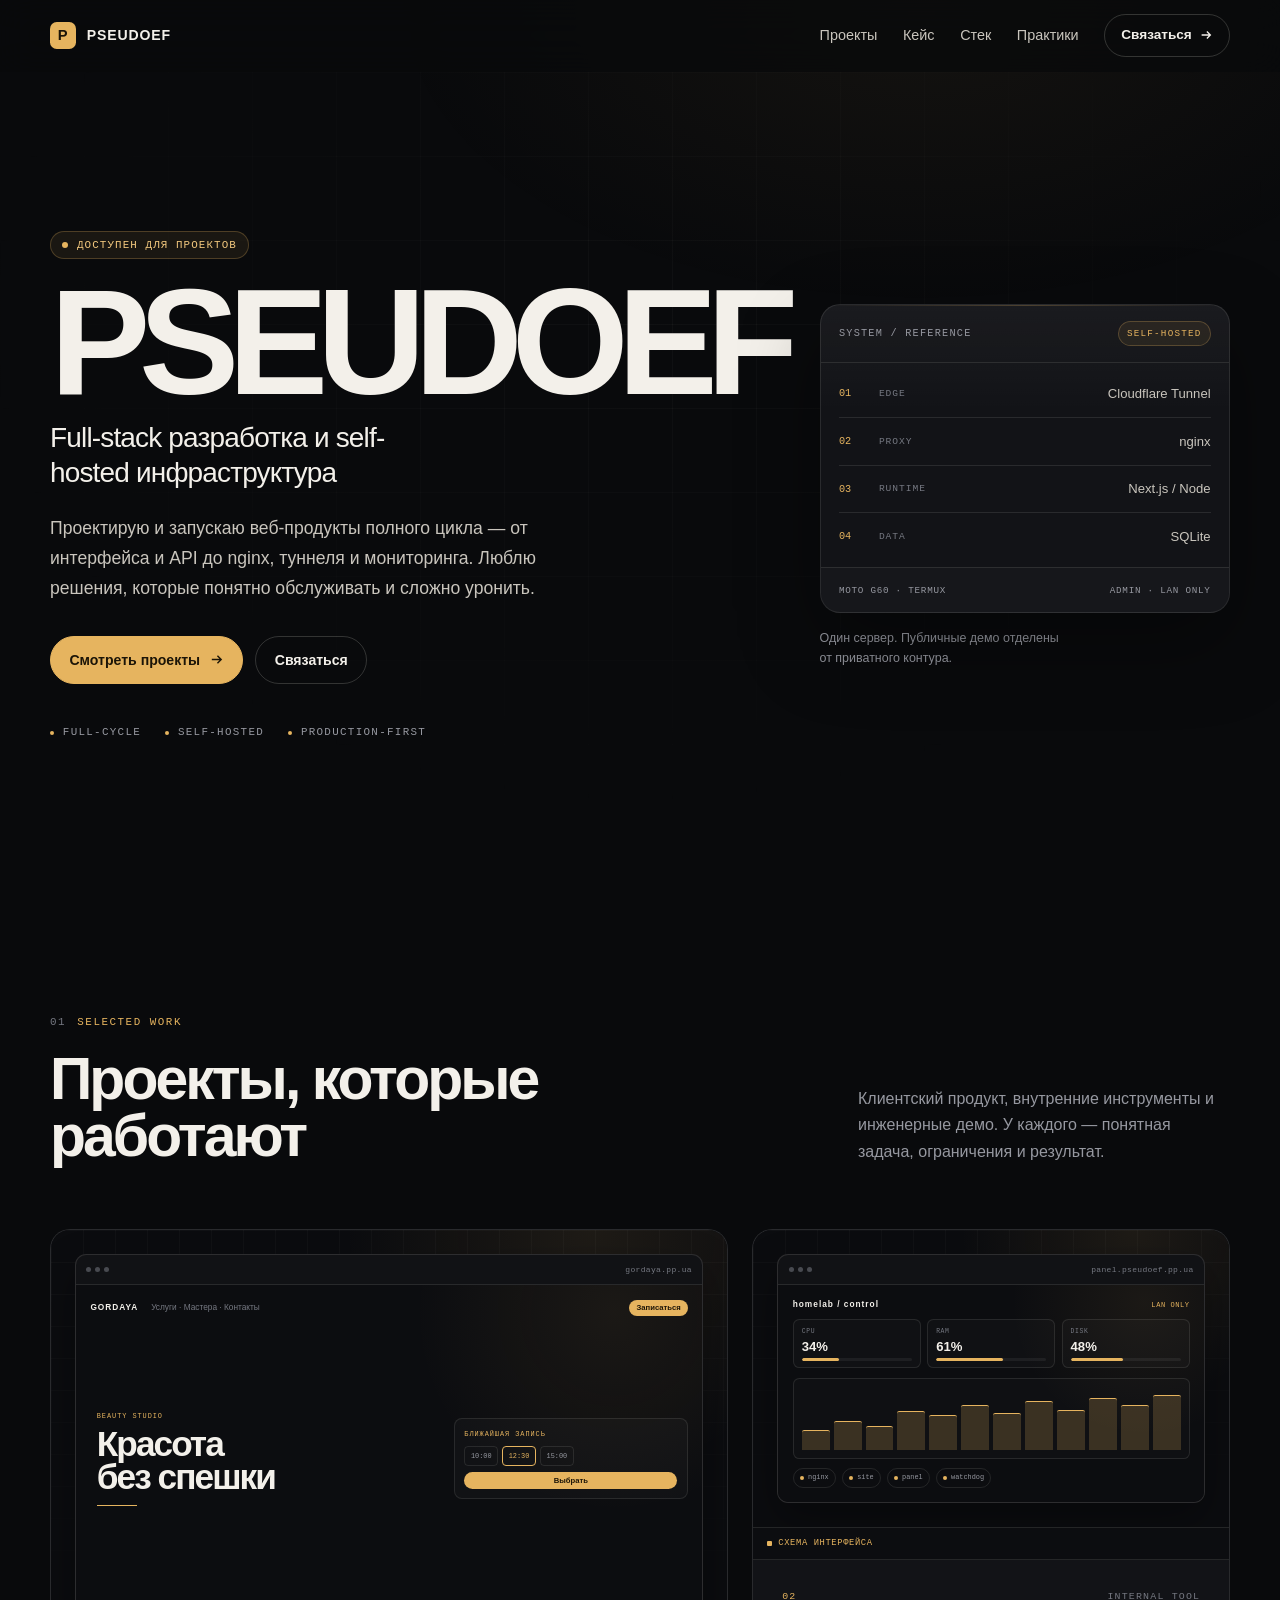
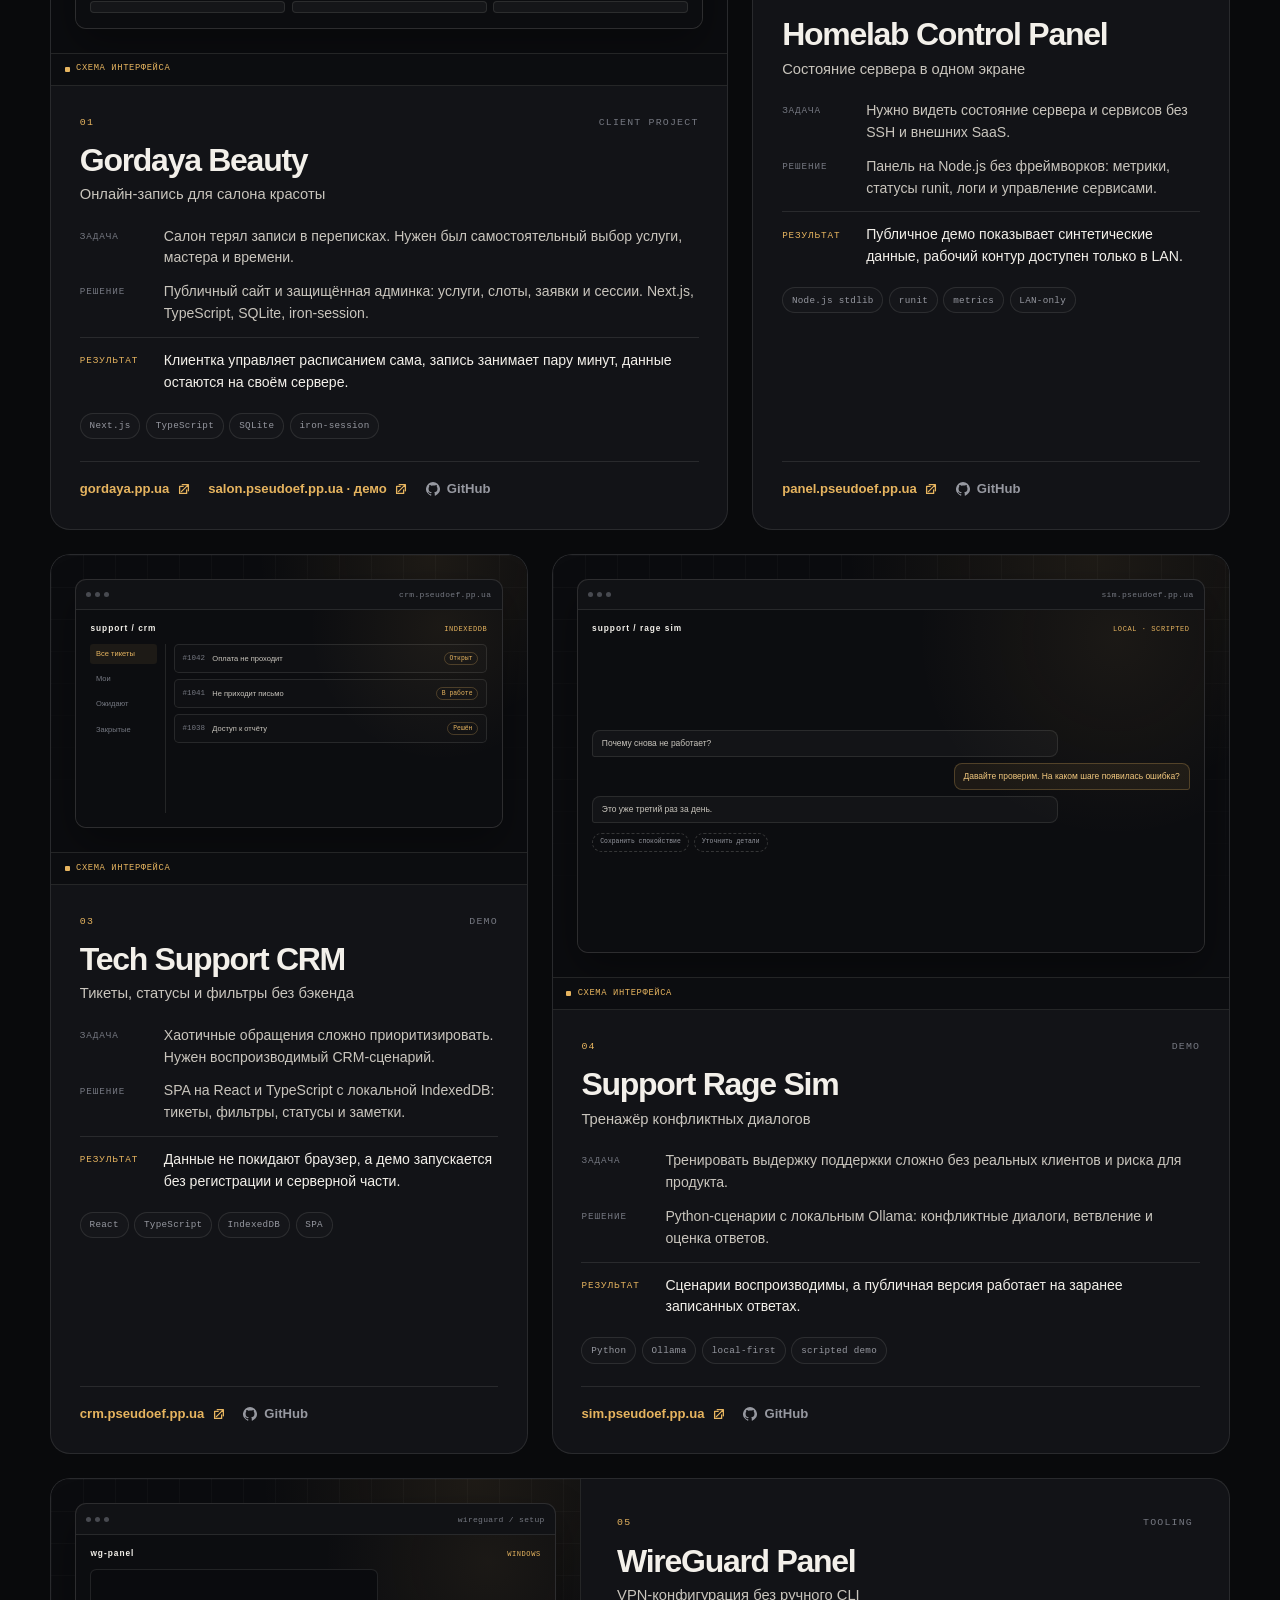
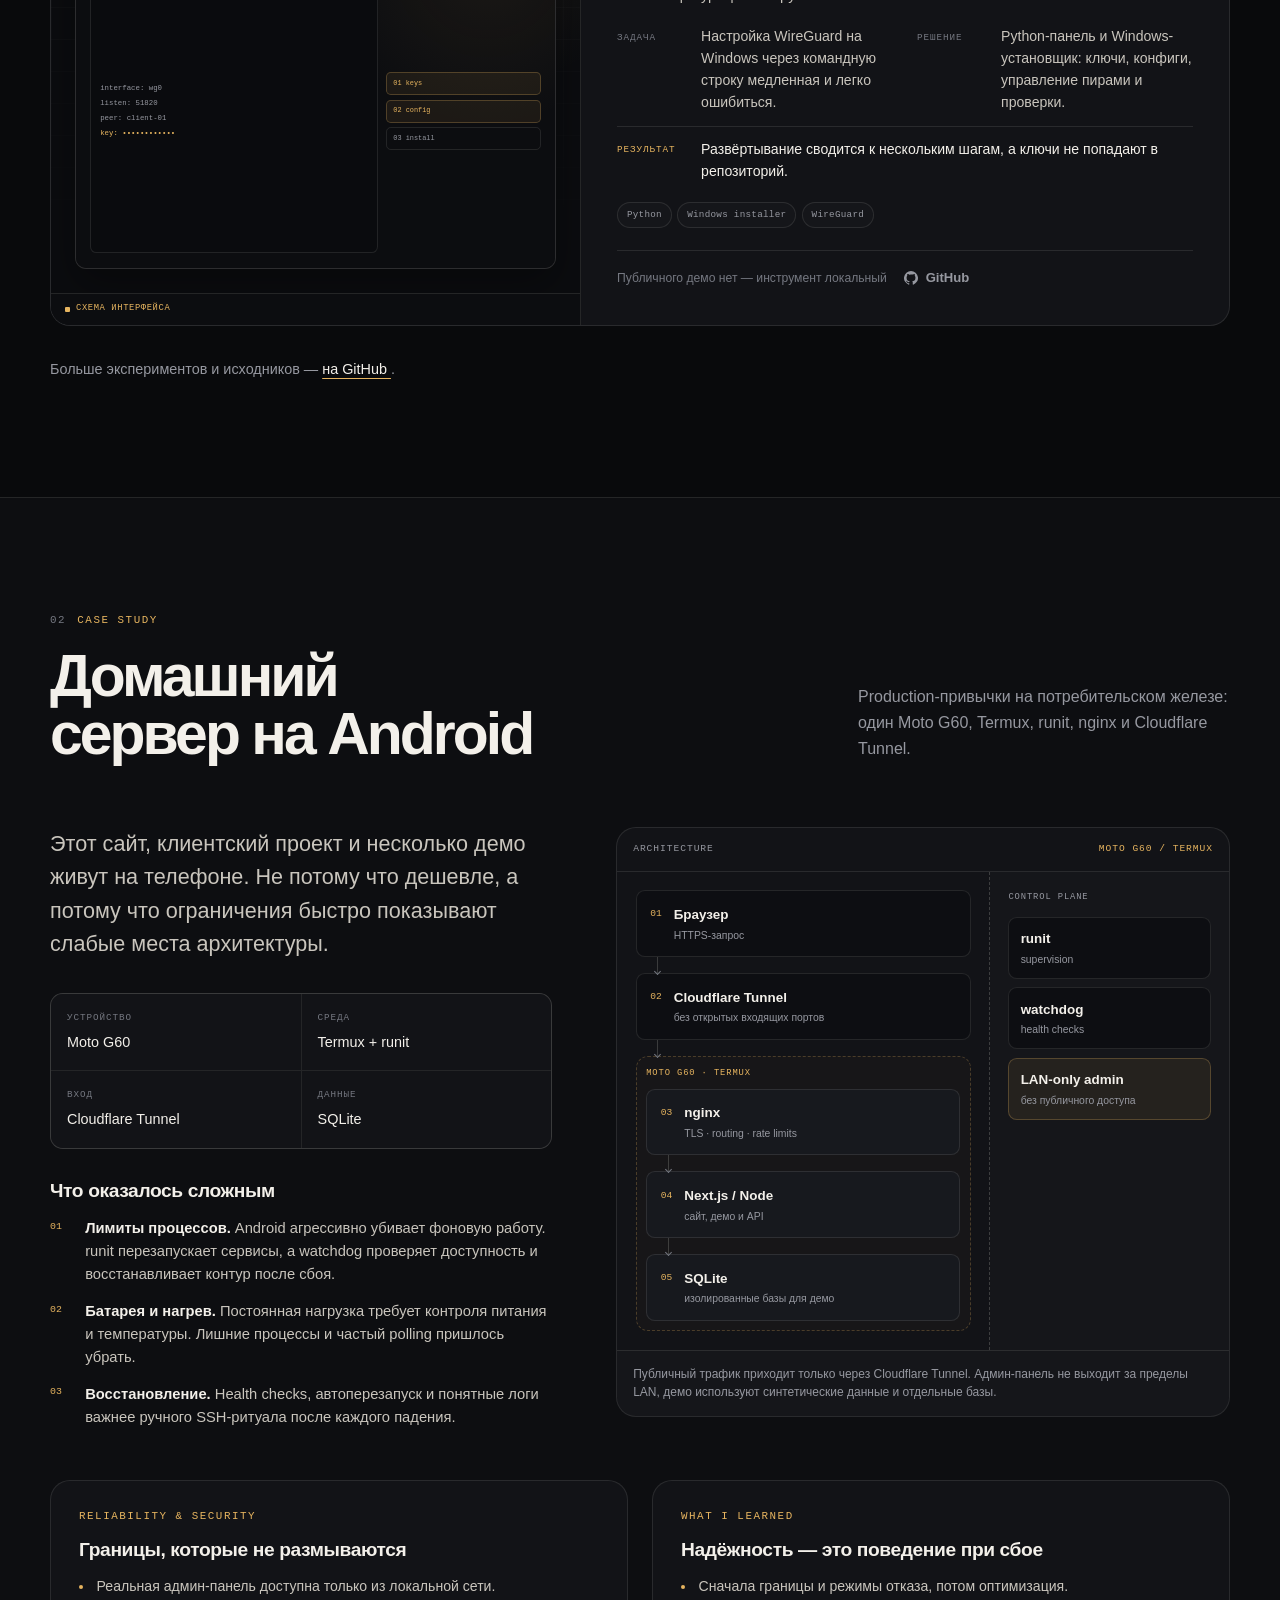
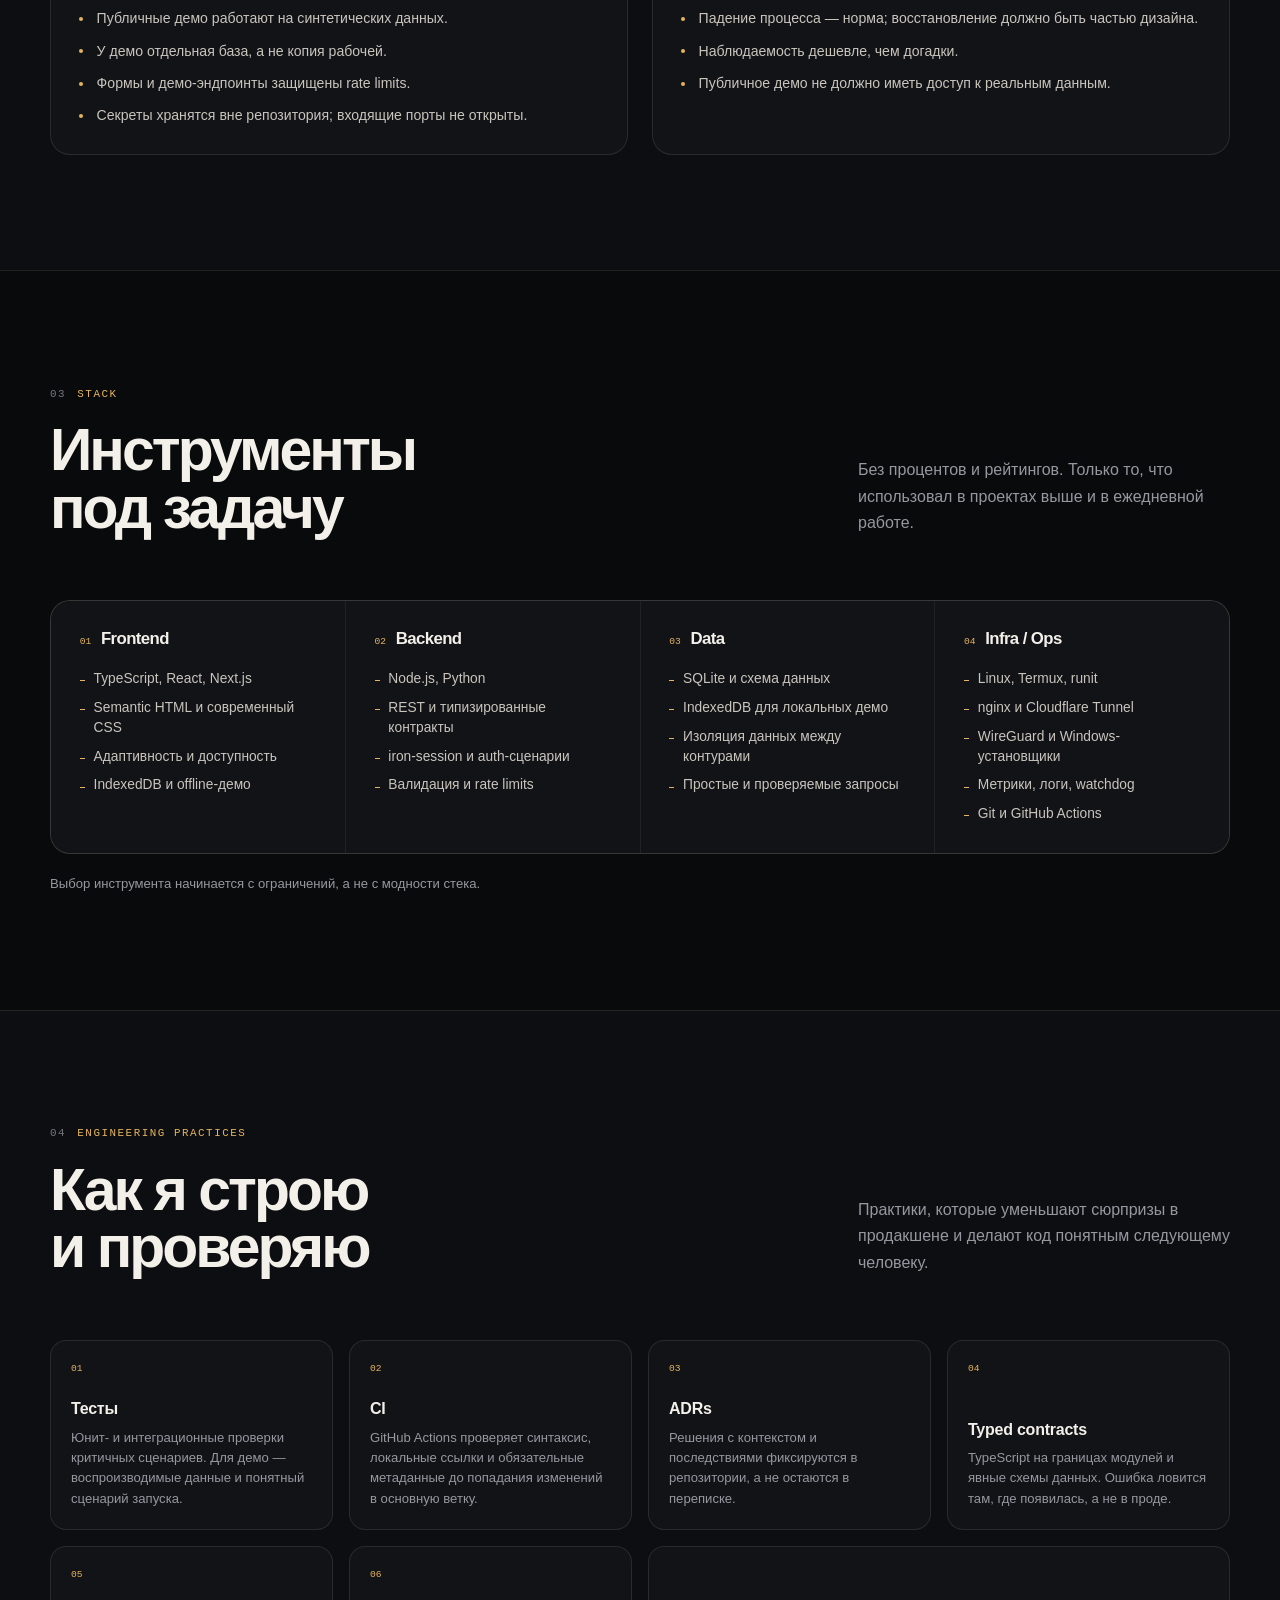
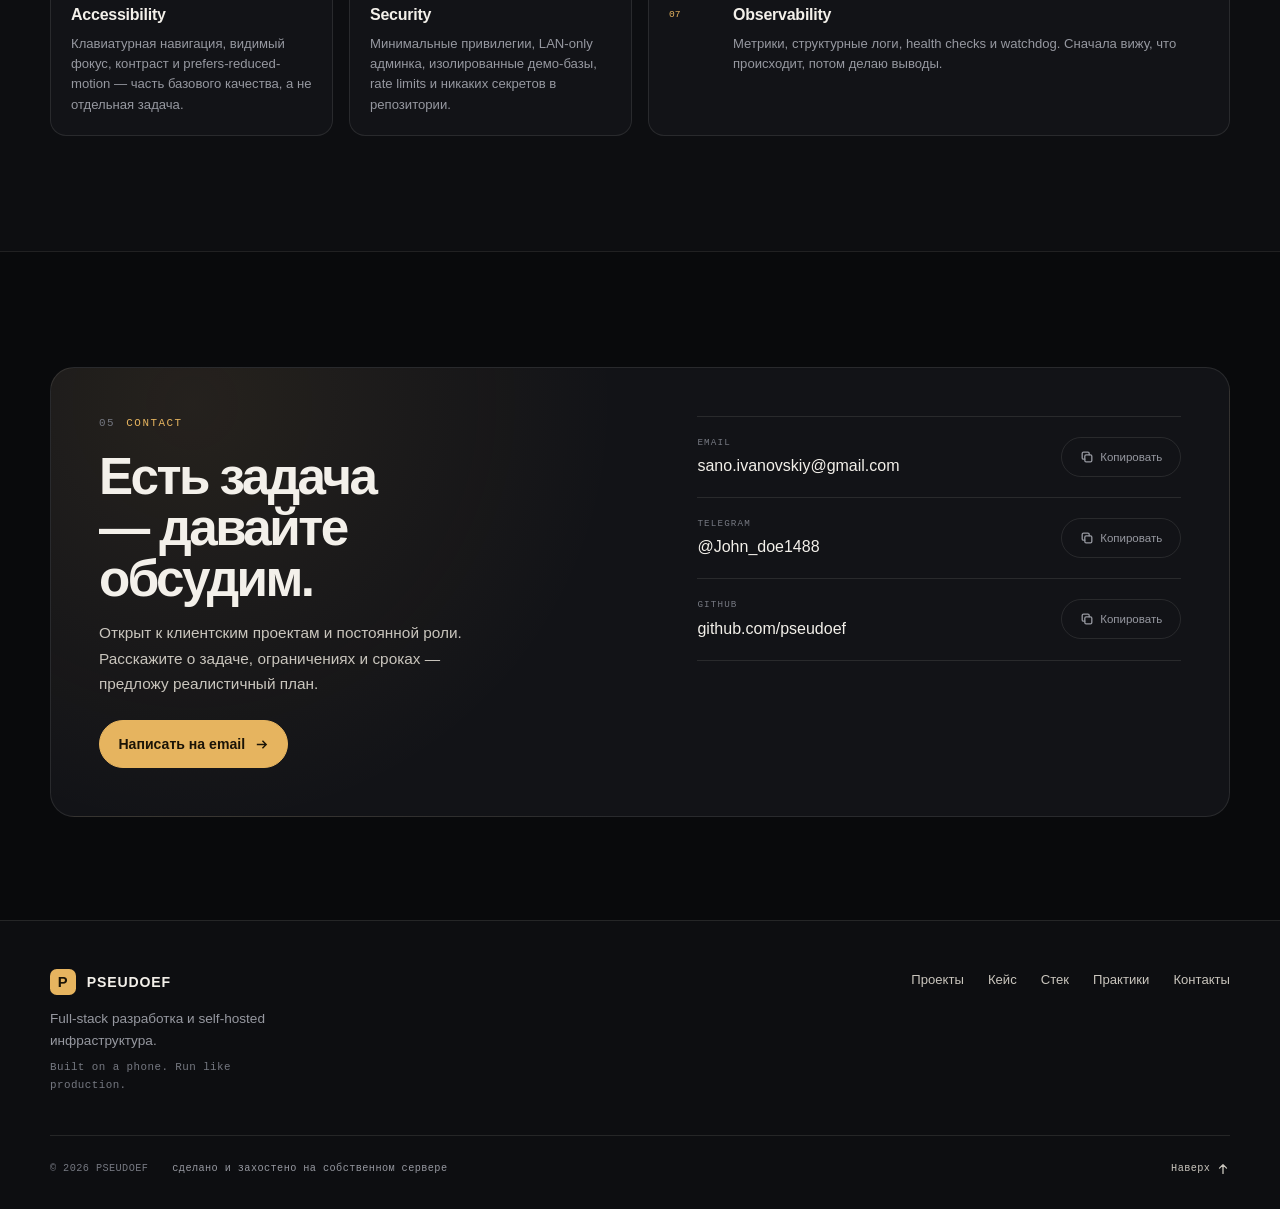
<file: index.html>
<!doctype html>
<html lang="ru">
<head>
  <meta charset="utf-8">
  <meta name="viewport" content="width=device-width, initial-scale=1">
  <meta name="color-scheme" content="dark">
  <meta name="theme-color" content="#090a0c">
  <meta name="author" content="PSEUDOEF">
  <meta name="robots" content="index,follow">
  <title>PSEUDOEF — Full-stack разработка и self-hosted инфраструктура</title>
  <meta name="description" content="Портфолио PSEUDOEF: full-stack разработка, клиентские веб-продукты, внутренние инструменты и self-hosted инфраструктура на собственном сервере.">
  <link rel="canonical" href="https://pseudoef.pp.ua/">
  <link rel="icon" href="/assets/favicon.svg" type="image/svg+xml">
  <link rel="stylesheet" href="/assets/css/styles.css">

  <meta property="og:type" content="website">
  <meta property="og:locale" content="ru_RU">
  <meta property="og:site_name" content="PSEUDOEF">
  <meta property="og:title" content="PSEUDOEF — Full-stack и self-hosted инфраструктура">
  <meta property="og:description" content="Клиентские продукты, инженерные демо и self-hosted инфраструктура. Портфолио PSEUDOEF.">
  <meta property="og:url" content="https://pseudoef.pp.ua/">
  <meta property="og:image" content="https://pseudoef.pp.ua/assets/og-image.png">
  <meta property="og:image:type" content="image/png">
  <meta property="og:image:width" content="1200">
  <meta property="og:image:height" content="630">
  <meta property="og:image:alt" content="PSEUDOEF — full-stack разработка и self-hosted инфраструктура">
  <meta name="twitter:card" content="summary_large_image">
  <meta name="twitter:title" content="PSEUDOEF — Full-stack и self-hosted инфраструктура">
  <meta name="twitter:description" content="Клиентские продукты, инженерные демо и self-hosted инфраструктура. Портфолио PSEUDOEF.">
  <meta name="twitter:image" content="https://pseudoef.pp.ua/assets/og-image.png">

  <script src="/assets/js/main.js" defer></script>
</head>
<body>
  <a class="skip-link" href="#main">Перейти к содержимому</a>

  <svg class="icon-sprite" aria-hidden="true" focusable="false">
    <symbol id="icon-external" viewBox="0 0 16 16"><path d="M6 3h7v7M13 3 5 11"/><path d="M11 9v4H3V5h4"/></symbol>
    <symbol id="icon-github" viewBox="0 0 16 16"><path d="M8 0a8 8 0 0 0-2.53 15.59c.4.07.55-.17.55-.38v-1.34c-2.23.49-2.7-1.08-2.7-1.08-.36-.93-.89-1.17-.89-1.17-.73-.5.06-.49.06-.49.81.06 1.23.83 1.23.83.72 1.23 1.89.88 2.35.67.07-.52.28-.88.51-1.08-1.78-.2-3.65-.89-3.65-3.95 0-.87.31-1.59.82-2.15-.08-.2-.36-1.02.08-2.12 0 0 .67-.21 2.2.82A7.6 7.6 0 0 1 8 3.87c.68 0 1.36.09 2 .27 1.53-1.03 2.2-.82 2.2-.82.44 1.1.16 1.92.08 2.12.51.56.82 1.28.82 2.15 0 3.07-1.87 3.75-3.66 3.95.29.25.54.73.54 1.48v2.19c0 .21.15.46.55.38A8 8 0 0 0 8 0Z"/></symbol>
    <symbol id="icon-copy" viewBox="0 0 16 16"><rect x="5.5" y="5.5" width="8" height="8" rx="1.5"/><path d="M10.5 5.5V4A1.5 1.5 0 0 0 9 2.5H4A1.5 1.5 0 0 0 2.5 4v5A1.5 1.5 0 0 0 4 10.5h1.5"/></symbol>
    <symbol id="icon-check" viewBox="0 0 16 16"><path d="m3 8.5 3.2 3.2L13 4.5"/></symbol>
    <symbol id="icon-arrow-up" viewBox="0 0 16 16"><path d="M8 13V3M4 7l4-4 4 4"/></symbol>
  </svg>

  <header class="site-header" data-header>
    <div class="wrap header-inner">
      <a class="brand" href="#top" aria-label="PSEUDOEF — к началу страницы">
        <span class="brand-mark" aria-hidden="true">P</span>
        <span class="brand-name">PSEUDOEF</span>
      </a>

      <button class="nav-toggle" type="button" aria-expanded="false" aria-controls="site-nav" aria-label="Открыть меню" data-nav-toggle>
        <span data-nav-toggle-label>Меню</span>
        <span class="nav-toggle-icon" aria-hidden="true"><span></span><span></span></span>
      </button>

      <nav class="site-nav" id="site-nav" aria-label="Основная навигация" data-nav>
        <a href="#projects">Проекты</a>
        <a href="#case-study">Кейс</a>
        <a href="#stack">Стек</a>
        <a href="#practices">Практики</a>
        <a class="nav-cta" href="#contact">
          Связаться
          <svg viewBox="0 0 16 16" width="14" height="14" aria-hidden="true" fill="none" stroke="currentColor" stroke-width="1.5"><path d="M3 8h10M9 4l4 4-4 4"/></svg>
        </a>
      </nav>
    </div>
  </header>

  <main id="main" tabindex="-1">
    <section class="hero" id="top" aria-labelledby="hero-title">
      <div class="wrap hero-grid">
        <div class="hero-copy">
          <p class="status-chip"><span class="status-dot" aria-hidden="true"></span>Доступен для проектов</p>
          <h1 class="hero-title" id="hero-title">PSEUDOEF</h1>
          <p class="hero-position">Full-stack разработка и self-hosted инфраструктура</p>
          <p class="hero-lede">Проектирую и запускаю веб-продукты полного цикла — от интерфейса и API до nginx, туннеля и мониторинга. Люблю решения, которые понятно обслуживать и сложно уронить.</p>
          <div class="hero-actions">
            <a class="button button--primary" href="#projects">
              Смотреть проекты
              <svg viewBox="0 0 16 16" width="15" height="15" aria-hidden="true" fill="none" stroke="currentColor" stroke-width="1.5"><path d="M3 8h10M9 4l4 4-4 4"/></svg>
            </a>
            <a class="button button--ghost" href="#contact">Связаться</a>
          </div>
          <ul class="hero-meta" aria-label="Принципы работы">
            <li>Full-cycle</li>
            <li>Self-hosted</li>
            <li>Production-first</li>
          </ul>
        </div>

        <aside class="hero-system" aria-labelledby="system-title">
          <div class="system-card">
            <div class="system-head">
              <p class="system-title" id="system-title">system / reference</p>
              <span class="system-badge">self-hosted</span>
            </div>
            <ol class="system-list">
              <li><span class="system-num">01</span><span class="system-key">edge</span><span class="system-val">Cloudflare Tunnel</span></li>
              <li><span class="system-num">02</span><span class="system-key">proxy</span><span class="system-val">nginx</span></li>
              <li><span class="system-num">03</span><span class="system-key">runtime</span><span class="system-val">Next.js / Node</span></li>
              <li><span class="system-num">04</span><span class="system-key">data</span><span class="system-val">SQLite</span></li>
            </ol>
            <div class="system-foot">
              <span>Moto G60 · Termux</span>
              <span>admin · LAN only</span>
            </div>
          </div>
          <p class="system-caption">Один сервер. Публичные демо отделены от приватного контура.</p>
        </aside>
      </div>
    </section>

    <section class="section" id="projects" aria-labelledby="projects-title">
      <div class="wrap">
        <header class="section-head reveal">
          <p class="kicker"><span>01</span> Selected work</p>
          <div class="section-head-grid">
            <h2 class="section-title" id="projects-title">Проекты, которые работают</h2>
            <p class="section-intro">Клиентский продукт, внутренние инструменты и инженерные демо. У каждого — понятная задача, ограничения и результат.</p>
          </div>
        </header>

        <div class="projects-grid">
          <article class="project project--wide reveal" id="project-gordaya" aria-labelledby="project-gordaya-title">
            <figure class="shot">
              <div class="shot-canvas">
                <div class="shot-frame">
                  <div class="shot-toolbar" aria-hidden="true">
                    <span class="shot-dots"><i></i><i></i><i></i></span>
                    <span class="shot-address">gordaya.pp.ua</span>
                  </div>
                  <div class="mock mock--gordaya" aria-hidden="true">
                    <div class="mock-nav">
                      <span class="mock-brand">GORDAYA</span>
                      <span class="mock-links">Услуги · Мастера · Контакты</span>
                      <span class="mock-pill">Записаться</span>
                    </div>
                    <div class="mock-split">
                      <div class="mock-hero-copy">
                        <span class="mock-kicker">Beauty studio</span>
                        <p class="mock-display">Красота<br>без спешки</p>
                        <span class="mock-rule"></span>
                      </div>
                      <div class="mock-booking">
                        <span class="mock-kicker">Ближайшая запись</span>
                        <div class="mock-slots"><span>10:00</span><span class="is-active">12:30</span><span>15:00</span></div>
                        <span class="mock-pill mock-pill--full">Выбрать</span>
                      </div>
                    </div>
                    <div class="mock-service-row"><span></span><span></span><span></span></div>
                  </div>
                </div>
              </div>
              <figcaption class="shot-caption">
                <span class="shot-label">Схема интерфейса</span>
              </figcaption>
            </figure>

            <div class="project-body">
              <div class="project-meta"><span class="project-index">01</span><span class="project-type">Client project</span></div>
              <h3 id="project-gordaya-title">Gordaya Beauty</h3>
              <p class="project-subtitle">Онлайн-запись для салона красоты</p>
              <dl class="project-details">
                <div><dt>Задача</dt><dd>Салон терял записи в переписках. Нужен был самостоятельный выбор услуги, мастера и времени.</dd></div>
                <div><dt>Решение</dt><dd>Публичный сайт и защищённая админка: услуги, слоты, заявки и сессии. Next.js, TypeScript, SQLite, iron-session.</dd></div>
                <div class="project-outcome"><dt>Результат</dt><dd>Клиентка управляет расписанием сама, запись занимает пару минут, данные остаются на своём сервере.</dd></div>
              </dl>
              <ul class="tags" aria-label="Стек проекта Gordaya Beauty">
                <li>Next.js</li><li>TypeScript</li><li>SQLite</li><li>iron-session</li>
              </ul>
              <div class="project-links">
                <a class="project-link" href="https://gordaya.pp.ua/" target="_blank" rel="noopener noreferrer">gordaya.pp.ua <span class="sr-only">(открывается в новой вкладке)</span>
                  <svg class="icon icon--stroke" aria-hidden="true"><use href="#icon-external"></use></svg>
                </a>
                <a class="project-link" href="https://salon.pseudoef.pp.ua/" target="_blank" rel="noopener noreferrer">salon.pseudoef.pp.ua · демо <span class="sr-only">(открывается в новой вкладке)</span>
                  <svg class="icon icon--stroke" aria-hidden="true"><use href="#icon-external"></use></svg>
                </a>
                <a class="project-link project-link--gh" href="https://github.com/pseudoef/gordaya-beauty" target="_blank" rel="noopener noreferrer">
                  <svg class="icon icon--fill" aria-hidden="true"><use href="#icon-github"></use></svg>
                  GitHub <span class="sr-only">(открывается в новой вкладке)</span>
                </a>
              </div>
            </div>
          </article>

          <article class="project project--narrow reveal" id="project-homelab" aria-labelledby="project-homelab-title">
            <figure class="shot">
              <div class="shot-canvas">
                <div class="shot-frame">
                  <div class="shot-toolbar" aria-hidden="true">
                    <span class="shot-dots"><i></i><i></i><i></i></span>
                    <span class="shot-address">panel.pseudoef.pp.ua</span>
                  </div>
                  <div class="mock mock--panel" aria-hidden="true">
                    <div class="mock-nav">
                      <span class="mock-brand">homelab / control</span>
                      <span class="mock-status">LAN only</span>
                    </div>
                    <div class="panel-stats">
                      <div class="panel-stat"><span>CPU</span><strong>34%</strong><i class="meter meter--34"></i></div>
                      <div class="panel-stat"><span>RAM</span><strong>61%</strong><i class="meter meter--61"></i></div>
                      <div class="panel-stat"><span>Disk</span><strong>48%</strong><i class="meter meter--48"></i></div>
                    </div>
                    <div class="panel-chart">
                      <span></span><span></span><span></span><span></span><span></span><span></span><span></span><span></span><span></span><span></span><span></span><span></span>
                    </div>
                    <div class="panel-services">
                      <span>nginx</span><span>site</span><span>panel</span><span>watchdog</span>
                    </div>
                  </div>
                </div>
              </div>
              <figcaption class="shot-caption">
                <span class="shot-label">Схема интерфейса</span>
              </figcaption>
            </figure>

            <div class="project-body">
              <div class="project-meta"><span class="project-index">02</span><span class="project-type">Internal tool</span></div>
              <h3 id="project-homelab-title">Homelab Control Panel</h3>
              <p class="project-subtitle">Состояние сервера в одном экране</p>
              <dl class="project-details">
                <div><dt>Задача</dt><dd>Нужно видеть состояние сервера и сервисов без SSH и внешних SaaS.</dd></div>
                <div><dt>Решение</dt><dd>Панель на Node.js без фреймворков: метрики, статусы runit, логи и управление сервисами.</dd></div>
                <div class="project-outcome"><dt>Результат</dt><dd>Публичное демо показывает синтетические данные, рабочий контур доступен только в LAN.</dd></div>
              </dl>
              <ul class="tags" aria-label="Стек проекта Homelab Control Panel">
                <li>Node.js stdlib</li><li>runit</li><li>metrics</li><li>LAN-only</li>
              </ul>
              <div class="project-links">
                <a class="project-link" href="https://panel.pseudoef.pp.ua/" target="_blank" rel="noopener noreferrer">panel.pseudoef.pp.ua <span class="sr-only">(открывается в новой вкладке)</span>
                  <svg class="icon icon--stroke" aria-hidden="true"><use href="#icon-external"></use></svg>
                </a>
                <a class="project-link project-link--gh" href="https://github.com/pseudoef/homelab-panel" target="_blank" rel="noopener noreferrer">
                  <svg class="icon icon--fill" aria-hidden="true"><use href="#icon-github"></use></svg>
                  GitHub <span class="sr-only">(открывается в новой вкладке)</span>
                </a>
              </div>
            </div>
          </article>

          <article class="project project--narrow reveal" id="project-crm" aria-labelledby="project-crm-title">
            <figure class="shot">
              <div class="shot-canvas">
                <div class="shot-frame">
                  <div class="shot-toolbar" aria-hidden="true">
                    <span class="shot-dots"><i></i><i></i><i></i></span>
                    <span class="shot-address">crm.pseudoef.pp.ua</span>
                  </div>
                  <div class="mock mock--crm" aria-hidden="true">
                    <div class="mock-nav">
                      <span class="mock-brand">support / crm</span>
                      <span class="mock-status">IndexedDB</span>
                    </div>
                    <div class="crm-layout">
                      <div class="crm-side">
                        <span class="is-active">Все тикеты</span>
                        <span>Мои</span>
                        <span>Ожидают</span>
                        <span>Закрытые</span>
                      </div>
                      <div class="crm-main">
                        <div class="crm-row"><span>#1042</span><span>Оплата не проходит</span><span class="status">Открыт</span></div>
                        <div class="crm-row"><span>#1041</span><span>Не приходит письмо</span><span class="status">В работе</span></div>
                        <div class="crm-row"><span>#1038</span><span>Доступ к отчёту</span><span class="status">Решён</span></div>
                      </div>
                    </div>
                  </div>
                </div>
              </div>
              <figcaption class="shot-caption">
                <span class="shot-label">Схема интерфейса</span>
              </figcaption>
            </figure>

            <div class="project-body">
              <div class="project-meta"><span class="project-index">03</span><span class="project-type">Demo</span></div>
              <h3 id="project-crm-title">Tech Support CRM</h3>
              <p class="project-subtitle">Тикеты, статусы и фильтры без бэкенда</p>
              <dl class="project-details">
                <div><dt>Задача</dt><dd>Хаотичные обращения сложно приоритизировать. Нужен воспроизводимый CRM-сценарий.</dd></div>
                <div><dt>Решение</dt><dd>SPA на React и TypeScript с локальной IndexedDB: тикеты, фильтры, статусы и заметки.</dd></div>
                <div class="project-outcome"><dt>Результат</dt><dd>Данные не покидают браузер, а демо запускается без регистрации и серверной части.</dd></div>
              </dl>
              <ul class="tags" aria-label="Стек проекта Tech Support CRM">
                <li>React</li><li>TypeScript</li><li>IndexedDB</li><li>SPA</li>
              </ul>
              <div class="project-links">
                <a class="project-link" href="https://crm.pseudoef.pp.ua/" target="_blank" rel="noopener noreferrer">crm.pseudoef.pp.ua <span class="sr-only">(открывается в новой вкладке)</span>
                  <svg class="icon icon--stroke" aria-hidden="true"><use href="#icon-external"></use></svg>
                </a>
                <a class="project-link project-link--gh" href="https://github.com/pseudoef/tech-support-crm" target="_blank" rel="noopener noreferrer">
                  <svg class="icon icon--fill" aria-hidden="true"><use href="#icon-github"></use></svg>
                  GitHub <span class="sr-only">(открывается в новой вкладке)</span>
                </a>
              </div>
            </div>
          </article>

          <article class="project project--wide reveal" id="project-sim" aria-labelledby="project-sim-title">
            <figure class="shot">
              <div class="shot-canvas">
                <div class="shot-frame">
                  <div class="shot-toolbar" aria-hidden="true">
                    <span class="shot-dots"><i></i><i></i><i></i></span>
                    <span class="shot-address">sim.pseudoef.pp.ua</span>
                  </div>
                  <div class="mock mock--sim" aria-hidden="true">
                    <div class="mock-nav">
                      <span class="mock-brand">support / rage sim</span>
                      <span class="mock-status">local · scripted</span>
                    </div>
                    <div class="sim-chat">
                      <div class="sim-bubble">Почему снова не работает?</div>
                      <div class="sim-bubble sim-bubble--right">Давайте проверим. На каком шаге появилась ошибка?</div>
                      <div class="sim-bubble">Это уже третий раз за день.</div>
                      <div class="sim-choices"><span>Сохранить спокойствие</span><span>Уточнить детали</span></div>
                    </div>
                  </div>
                </div>
              </div>
              <figcaption class="shot-caption">
                <span class="shot-label">Схема интерфейса</span>
              </figcaption>
            </figure>

            <div class="project-body">
              <div class="project-meta"><span class="project-index">04</span><span class="project-type">Demo</span></div>
              <h3 id="project-sim-title">Support Rage Sim</h3>
              <p class="project-subtitle">Тренажёр конфликтных диалогов</p>
              <dl class="project-details">
                <div><dt>Задача</dt><dd>Тренировать выдержку поддержки сложно без реальных клиентов и риска для продукта.</dd></div>
                <div><dt>Решение</dt><dd>Python-сценарии с локальным Ollama: конфликтные диалоги, ветвление и оценка ответов.</dd></div>
                <div class="project-outcome"><dt>Результат</dt><dd>Сценарии воспроизводимы, а публичная версия работает на заранее записанных ответах.</dd></div>
              </dl>
              <ul class="tags" aria-label="Стек проекта Support Rage Sim">
                <li>Python</li><li>Ollama</li><li>local-first</li><li>scripted demo</li>
              </ul>
              <div class="project-links">
                <a class="project-link" href="https://sim.pseudoef.pp.ua/" target="_blank" rel="noopener noreferrer">sim.pseudoef.pp.ua <span class="sr-only">(открывается в новой вкладке)</span>
                  <svg class="icon icon--stroke" aria-hidden="true"><use href="#icon-external"></use></svg>
                </a>
                <a class="project-link project-link--gh" href="https://github.com/pseudoef/support-rage-sim" target="_blank" rel="noopener noreferrer">
                  <svg class="icon icon--fill" aria-hidden="true"><use href="#icon-github"></use></svg>
                  GitHub <span class="sr-only">(открывается в новой вкладке)</span>
                </a>
              </div>
            </div>
          </article>

          <article class="project project--compact reveal" id="project-wireguard" aria-labelledby="project-wireguard-title">
            <figure class="shot">
              <div class="shot-canvas">
                <div class="shot-frame">
                  <div class="shot-toolbar" aria-hidden="true">
                    <span class="shot-dots"><i></i><i></i><i></i></span>
                    <span class="shot-address">wireguard / setup</span>
                  </div>
                  <div class="mock mock--wg" aria-hidden="true">
                    <div class="mock-nav">
                      <span class="mock-brand">wg-panel</span>
                      <span class="mock-status">Windows</span>
                    </div>
                    <div class="wg-layout">
                      <div class="wg-code">
                        <span>interface: wg0</span>
                        <span>listen: 51820</span>
                        <span>peer: client-01</span>
                        <span class="is-muted">key: ••••••••••••</span>
                      </div>
                      <div class="wg-steps">
                        <span class="is-done">01 keys</span>
                        <span class="is-done">02 config</span>
                        <span>03 install</span>
                      </div>
                    </div>
                  </div>
                </div>
              </div>
              <figcaption class="shot-caption">
                <span class="shot-label">Схема интерфейса</span>
              </figcaption>
            </figure>

            <div class="project-body">
              <div class="project-meta"><span class="project-index">05</span><span class="project-type">Tooling</span></div>
              <h3 id="project-wireguard-title">WireGuard Panel</h3>
              <p class="project-subtitle">VPN-конфигурация без ручного CLI</p>
              <dl class="project-details">
                <div><dt>Задача</dt><dd>Настройка WireGuard на Windows через командную строку медленная и легко ошибиться.</dd></div>
                <div><dt>Решение</dt><dd>Python-панель и Windows-установщик: ключи, конфиги, управление пирами и проверки.</dd></div>
                <div class="project-outcome"><dt>Результат</dt><dd>Развёртывание сводится к нескольким шагам, а ключи не попадают в репозиторий.</dd></div>
              </dl>
              <ul class="tags" aria-label="Стек проекта WireGuard Panel">
                <li>Python</li><li>Windows installer</li><li>WireGuard</li>
              </ul>
              <div class="project-links">
                <span class="project-link project-link--disabled">Публичного демо нет — инструмент локальный</span>
                <a class="project-link project-link--gh" href="https://github.com/pseudoef/wireguard-panel" target="_blank" rel="noopener noreferrer">
                  <svg class="icon icon--fill" aria-hidden="true"><use href="#icon-github"></use></svg>
                  GitHub <span class="sr-only">(открывается в новой вкладке)</span>
                </a>
              </div>
            </div>
          </article>
        </div>

        <p class="section-note">Больше экспериментов и исходников — <a href="https://github.com/pseudoef" target="_blank" rel="noopener noreferrer">на GitHub <span class="sr-only">(открывается в новой вкладке)</span></a>.</p>
      </div>
    </section>
    <section class="section section--band" id="case-study" aria-labelledby="case-title">
      <div class="wrap">
        <header class="section-head reveal">
          <p class="kicker"><span>02</span> Case study</p>
          <div class="section-head-grid">
            <h2 class="section-title" id="case-title">Домашний сервер на Android</h2>
            <p class="section-intro">Production-привычки на потребительском железе: один Moto G60, Termux, runit, nginx и Cloudflare Tunnel.</p>
          </div>
        </header>

        <div class="case-layout">
          <div class="case-copy reveal">
            <p class="case-lede">Этот сайт, клиентский проект и несколько демо живут на телефоне. Не потому что дешевле, а потому что ограничения быстро показывают слабые места архитектуры.</p>

            <dl class="case-facts">
              <div><dt>Устройство</dt><dd>Moto G60</dd></div>
              <div><dt>Среда</dt><dd>Termux + runit</dd></div>
              <div><dt>Вход</dt><dd>Cloudflare Tunnel</dd></div>
              <div><dt>Данные</dt><dd>SQLite</dd></div>
            </dl>

            <h3>Что оказалось сложным</h3>
            <ol class="case-list">
              <li><strong>Лимиты процессов.</strong> Android агрессивно убивает фоновую работу. runit перезапускает сервисы, а watchdog проверяет доступность и восстанавливает контур после сбоя.</li>
              <li><strong>Батарея и нагрев.</strong> Постоянная нагрузка требует контроля питания и температуры. Лишние процессы и частый polling пришлось убрать.</li>
              <li><strong>Восстановление.</strong> Health checks, автоперезапуск и понятные логи важнее ручного SSH-ритуала после каждого падения.</li>
            </ol>
          </div>

          <figure class="arch reveal" aria-labelledby="arch-caption">
            <div class="arch-head"><span>Architecture</span><span>Moto G60 / Termux</span></div>
            <div class="arch-board">
              <div class="arch-flow">
                <div class="arch-node">
                  <span class="arch-step">01</span>
                  <span class="arch-node-copy"><b>Браузер</b><small>HTTPS-запрос</small></span>
                </div>
                <div class="arch-connector" aria-hidden="true"></div>
                <div class="arch-node">
                  <span class="arch-step">02</span>
                  <span class="arch-node-copy"><b>Cloudflare Tunnel</b><small>без открытых входящих портов</small></span>
                </div>
                <div class="arch-connector" aria-hidden="true"></div>
                <div class="arch-device">
                  <p class="arch-device-label">Moto G60 · Termux</p>
                  <div class="arch-node">
                    <span class="arch-step">03</span>
                    <span class="arch-node-copy"><b>nginx</b><small>TLS · routing · rate limits</small></span>
                  </div>
                  <div class="arch-connector" aria-hidden="true"></div>
                  <div class="arch-node">
                    <span class="arch-step">04</span>
                    <span class="arch-node-copy"><b>Next.js / Node</b><small>сайт, демо и API</small></span>
                  </div>
                  <div class="arch-connector" aria-hidden="true"></div>
                  <div class="arch-node">
                    <span class="arch-step">05</span>
                    <span class="arch-node-copy"><b>SQLite</b><small>изолированные базы для демо</small></span>
                  </div>
                </div>
              </div>

              <aside class="arch-control" aria-label="Control plane">
                <p class="arch-control-label">Control plane</p>
                <div class="arch-node"><span class="arch-node-copy"><b>runit</b><small>supervision</small></span></div>
                <div class="arch-node"><span class="arch-node-copy"><b>watchdog</b><small>health checks</small></span></div>
                <div class="arch-node arch-node--private"><span class="arch-node-copy"><b>LAN-only admin</b><small>без публичного доступа</small></span></div>
              </aside>
            </div>
            <figcaption class="arch-caption" id="arch-caption">Публичный трафик приходит только через Cloudflare Tunnel. Админ-панель не выходит за пределы LAN, демо используют синтетические данные и отдельные базы.</figcaption>
          </figure>
        </div>

        <div class="case-notes">
          <div class="case-note reveal">
            <p class="kicker">Reliability &amp; security</p>
            <h3>Границы, которые не размываются</h3>
            <ul>
              <li>Реальная админ-панель доступна только из локальной сети.</li>
              <li>Публичные демо работают на синтетических данных.</li>
              <li>У демо отдельная база, а не копия рабочей.</li>
              <li>Формы и демо-эндпоинты защищены rate limits.</li>
              <li>Секреты хранятся вне репозитория; входящие порты не открыты.</li>
            </ul>
          </div>

          <div class="case-note reveal">
            <p class="kicker">What I learned</p>
            <h3>Надёжность — это поведение при сбое</h3>
            <ul>
              <li>Сначала границы и режимы отказа, потом оптимизация.</li>
              <li>Падение процесса — норма; восстановление должно быть частью дизайна.</li>
              <li>Наблюдаемость дешевле, чем догадки.</li>
              <li>Публичное демо не должно иметь доступ к реальным данным.</li>
            </ul>
          </div>
        </div>
      </div>
    </section>
    <section class="section" id="stack" aria-labelledby="stack-title">
      <div class="wrap">
        <header class="section-head reveal">
          <p class="kicker"><span>03</span> Stack</p>
          <div class="section-head-grid">
            <h2 class="section-title" id="stack-title">Инструменты под задачу</h2>
            <p class="section-intro">Без процентов и рейтингов. Только то, что использовал в проектах выше и в ежедневной работе.</p>
          </div>
        </header>

        <div class="stack-grid reveal">
          <div class="stack-group">
            <div class="stack-head"><span>01</span><h3>Frontend</h3></div>
            <ul>
              <li>TypeScript, React, Next.js</li>
              <li>Semantic HTML и современный CSS</li>
              <li>Адаптивность и доступность</li>
              <li>IndexedDB и offline-демо</li>
            </ul>
          </div>
          <div class="stack-group">
            <div class="stack-head"><span>02</span><h3>Backend</h3></div>
            <ul>
              <li>Node.js, Python</li>
              <li>REST и типизированные контракты</li>
              <li>iron-session и auth-сценарии</li>
              <li>Валидация и rate limits</li>
            </ul>
          </div>
          <div class="stack-group">
            <div class="stack-head"><span>03</span><h3>Data</h3></div>
            <ul>
              <li>SQLite и схема данных</li>
              <li>IndexedDB для локальных демо</li>
              <li>Изоляция данных между контурами</li>
              <li>Простые и проверяемые запросы</li>
            </ul>
          </div>
          <div class="stack-group">
            <div class="stack-head"><span>04</span><h3>Infra / Ops</h3></div>
            <ul>
              <li>Linux, Termux, runit</li>
              <li>nginx и Cloudflare Tunnel</li>
              <li>WireGuard и Windows-установщики</li>
              <li>Метрики, логи, watchdog</li>
              <li>Git и GitHub Actions</li>
            </ul>
          </div>
        </div>
        <p class="stack-note">Выбор инструмента начинается с ограничений, а не с модности стека.</p>
      </div>
    </section>
    <section class="section section--band" id="practices" aria-labelledby="practices-title">
      <div class="wrap">
        <header class="section-head reveal">
          <p class="kicker"><span>04</span> Engineering practices</p>
          <div class="section-head-grid">
            <h2 class="section-title" id="practices-title">Как я строю и проверяю</h2>
            <p class="section-intro">Практики, которые уменьшают сюрпризы в продакшене и делают код понятным следующему человеку.</p>
          </div>
        </header>

        <div class="practice-grid">
          <article class="practice reveal">
            <span class="practice-num">01</span>
            <h3>Тесты</h3>
            <p>Юнит- и интеграционные проверки критичных сценариев. Для демо — воспроизводимые данные и понятный сценарий запуска.</p>
          </article>
          <article class="practice reveal">
            <span class="practice-num">02</span>
            <h3>CI</h3>
            <p>GitHub Actions проверяет синтаксис, локальные ссылки и обязательные метаданные до попадания изменений в основную ветку.</p>
          </article>
          <article class="practice reveal">
            <span class="practice-num">03</span>
            <h3>ADRs</h3>
            <p>Решения с контекстом и последствиями фиксируются в репозитории, а не остаются в переписке.</p>
          </article>
          <article class="practice reveal">
            <span class="practice-num">04</span>
            <h3>Typed contracts</h3>
            <p>TypeScript на границах модулей и явные схемы данных. Ошибка ловится там, где появилась, а не в проде.</p>
          </article>
          <article class="practice reveal">
            <span class="practice-num">05</span>
            <h3>Accessibility</h3>
            <p>Клавиатурная навигация, видимый фокус, контраст и prefers-reduced-motion — часть базового качества, а не отдельная задача.</p>
          </article>
          <article class="practice reveal">
            <span class="practice-num">06</span>
            <h3>Security</h3>
            <p>Минимальные привилегии, LAN-only админка, изолированные демо-базы, rate limits и никаких секретов в репозитории.</p>
          </article>
          <article class="practice reveal">
            <span class="practice-num">07</span>
            <h3>Observability</h3>
            <p>Метрики, структурные логи, health checks и watchdog. Сначала вижу, что происходит, потом делаю выводы.</p>
          </article>
        </div>
      </div>
    </section>
    <section class="section contact" id="contact" aria-labelledby="contact-title">
      <div class="wrap">
        <div class="contact-panel reveal">
          <div class="contact-copy">
            <p class="kicker"><span>05</span> Contact</p>
            <h2 id="contact-title">Есть задача — давайте обсудим.</h2>
            <p>Открыт к клиентским проектам и постоянной роли. Расскажите о задаче, ограничениях и сроках — предложу реалистичный план.</p>
            <a class="button button--primary" href="mailto:sano.ivanovskiy@gmail.com">
              Написать на email
              <svg viewBox="0 0 16 16" width="15" height="15" aria-hidden="true" fill="none" stroke="currentColor" stroke-width="1.5"><path d="M3 8h10M9 4l4 4-4 4"/></svg>
            </a>
          </div>

          <div class="contact-list">
            <div class="contact-row">
              <div class="contact-info">
                <span class="contact-label">Email</span>
                <a class="contact-value" id="contact-email" href="mailto:sano.ivanovskiy@gmail.com">sano.ivanovskiy@gmail.com</a>
              </div>
              <button class="copy-button" type="button" data-copy="sano.ivanovskiy@gmail.com" data-copy-name="Email" data-copy-target="contact-email" aria-label="Скопировать email sano.ivanovskiy@gmail.com">
                <svg class="icon icon--stroke copy-icon" aria-hidden="true"><use href="#icon-copy"></use></svg>
                <svg class="icon icon--stroke copy-check" aria-hidden="true"><use href="#icon-check"></use></svg>
                <span data-copy-label>Копировать</span>
              </button>
            </div>

            <div class="contact-row">
              <div class="contact-info">
                <span class="contact-label">Telegram</span>
                <a class="contact-value" id="contact-telegram" href="https://t.me/John_doe1488" target="_blank" rel="noopener noreferrer">@John_doe1488</a>
              </div>
              <button class="copy-button" type="button" data-copy="@John_doe1488" data-copy-name="Telegram" data-copy-target="contact-telegram" aria-label="Скопировать Telegram @John_doe1488">
                <svg class="icon icon--stroke copy-icon" aria-hidden="true"><use href="#icon-copy"></use></svg>
                <svg class="icon icon--stroke copy-check" aria-hidden="true"><use href="#icon-check"></use></svg>
                <span data-copy-label>Копировать</span>
              </button>
            </div>

            <div class="contact-row">
              <div class="contact-info">
                <span class="contact-label">GitHub</span>
                <a class="contact-value" id="contact-github" href="https://github.com/pseudoef" target="_blank" rel="noopener noreferrer">github.com/pseudoef</a>
              </div>
              <button class="copy-button" type="button" data-copy="https://github.com/pseudoef" data-copy-name="GitHub" data-copy-target="contact-github" aria-label="Скопировать ссылку на GitHub">
                <svg class="icon icon--stroke copy-icon" aria-hidden="true"><use href="#icon-copy"></use></svg>
                <svg class="icon icon--stroke copy-check" aria-hidden="true"><use href="#icon-check"></use></svg>
                <span data-copy-label>Копировать</span>
              </button>
            </div>
          </div>
        </div>
      </div>
    </section>
  </main>

  <footer class="site-footer">
    <div class="wrap">
      <div class="footer-top">
        <div class="footer-brand">
          <a class="brand" href="#top" aria-label="PSEUDOEF — к началу страницы">
            <span class="brand-mark" aria-hidden="true">P</span>
            <span class="brand-name">PSEUDOEF</span>
          </a>
          <p>Full-stack разработка и self-hosted инфраструктура.</p>
          <p class="footer-tagline">Built on a phone. Run like production.</p>
        </div>
        <nav class="footer-nav" aria-label="Навигация в подвале">
          <a href="#projects">Проекты</a>
          <a href="#case-study">Кейс</a>
          <a href="#stack">Стек</a>
          <a href="#practices">Практики</a>
          <a href="#contact">Контакты</a>
        </nav>
      </div>
      <div class="footer-bottom">
        <p>© <span data-year>2026</span> PSEUDOEF</p>
        <p class="footer-made">сделано и захостено на собственном сервере</p>
        <a class="footer-top-link" href="#top">Наверх
          <svg class="icon icon--stroke" aria-hidden="true"><use href="#icon-arrow-up"></use></svg>
        </a>
      </div>
    </div>
  </footer>

  <div class="copy-status" role="status" aria-live="polite" data-copy-status></div>
</body>
</html>
</file>
<file: assets/css/styles.css>
:root {
  --bg: #090a0c;
  --bg-soft: #0d0e11;
  --surface: #121317;
  --surface-2: #17191e;
  --text: #f3f0ea;
  --text-soft: #c9c5bd;
  --muted: #9698a0;
  --muted-2: #757881;
  --line: rgba(243, 240, 234, 0.1);
  --line-strong: rgba(243, 240, 234, 0.18);
  --accent: #e6b45f;
  --accent-soft: #f2c87e;
  --accent-ink: #1b1407;
  --accent-08: rgba(230, 180, 95, 0.08);
  --accent-14: rgba(230, 180, 95, 0.14);
  --accent-25: rgba(230, 180, 95, 0.25);
  --font-sans: ui-sans-serif, -apple-system, BlinkMacSystemFont, "Segoe UI", Roboto, "Helvetica Neue", Arial, "Noto Sans", sans-serif;
  --font-mono: ui-monospace, SFMono-Regular, Menlo, Consolas, "Liberation Mono", monospace;
  --wrap: 1180px;
  --gutter: clamp(1.25rem, 4vw, 2.5rem);
  --header-h: 4.5rem;
  --radius: 1.25rem;
  --radius-sm: 0.65rem;
  --section-space: clamp(5rem, 9vw, 8.5rem);
  --ease: cubic-bezier(0.2, 0.7, 0.2, 1);
}

*,
*::before,
*::after {
  box-sizing: border-box;
}

html {
  scroll-behavior: smooth;
  scroll-padding-top: calc(var(--header-h) + 1rem);
  -webkit-text-size-adjust: 100%;
}

body {
  margin: 0;
  background: var(--bg);
  color: var(--text);
  font-family: var(--font-sans);
  font-size: 1rem;
  line-height: 1.65;
  text-rendering: optimizeLegibility;
  -webkit-font-smoothing: antialiased;
  overflow-x: clip;
}

body::before {
  content: "";
  position: fixed;
  inset: 0 0 auto;
  height: 70vh;
  z-index: -1;
  pointer-events: none;
  background: radial-gradient(60% 70% at 72% 0%, rgba(230, 180, 95, 0.055), transparent 70%);
}

::selection {
  background: var(--accent);
  color: var(--accent-ink);
}

h1,
h2,
h3,
p {
  margin-top: 0;
}

h1,
h2,
h3 {
  font-weight: 600;
  line-height: 1.05;
  letter-spacing: -0.035em;
}

a {
  color: inherit;
}

button,
input,
textarea,
select {
  font: inherit;
}

button {
  color: inherit;
}

svg {
  display: block;
}

:focus-visible {
  outline: 2px solid var(--accent);
  outline-offset: 3px;
}

:focus:not(:focus-visible) {
  outline: none;
}

[hidden] {
  display: none !important;
}

.wrap {
  width: min(var(--wrap), calc(100% - var(--gutter) * 2));
  margin-inline: auto;
}

.sr-only {
  position: absolute;
  width: 1px;
  height: 1px;
  padding: 0;
  margin: -1px;
  overflow: hidden;
  clip: rect(0, 0, 0, 0);
  white-space: nowrap;
  border: 0;
}

.skip-link {
  position: fixed;
  top: 0.75rem;
  left: 0.75rem;
  z-index: 200;
  padding: 0.75rem 1rem;
  border-radius: 0.5rem;
  background: var(--accent);
  color: var(--accent-ink);
  font-weight: 650;
  text-decoration: none;
  transform: translateY(-180%);
  transition: transform 0.2s var(--ease);
}

.skip-link:focus {
  transform: translateY(0);
}

.icon-sprite {
  position: absolute;
  width: 0;
  height: 0;
  overflow: hidden;
}

.icon {
  width: 14px;
  height: 14px;
  flex: 0 0 auto;
}

.icon--stroke {
  fill: none;
  stroke: currentColor;
  stroke-width: 1.5;
  stroke-linecap: round;
  stroke-linejoin: round;
}

.icon--fill {
  fill: currentColor;
  stroke: none;
}

.clipboard-helper {
  position: fixed;
  top: 0;
  left: 0;
  width: 1px;
  height: 1px;
  padding: 0;
  border: 0;
  opacity: 0;
  pointer-events: none;
}

.site-header {
  position: sticky;
  top: 0;
  z-index: 80;
  height: var(--header-h);
  border-bottom: 1px solid transparent;
  background: rgba(9, 10, 12, 0.74);
  -webkit-backdrop-filter: blur(18px);
  backdrop-filter: blur(18px);
  transition: border-color 0.25s var(--ease), background 0.25s var(--ease);
}

.site-header.is-scrolled {
  border-bottom-color: var(--line);
  background: rgba(9, 10, 12, 0.92);
}

.header-inner {
  display: flex;
  align-items: center;
  justify-content: space-between;
  gap: 2rem;
  height: 100%;
}

.brand {
  display: inline-flex;
  align-items: center;
  gap: 0.65rem;
  color: var(--text);
  font-size: 0.88rem;
  font-weight: 650;
  letter-spacing: 0.06em;
  text-decoration: none;
}

.brand-mark {
  display: grid;
  place-items: center;
  width: 1.65rem;
  height: 1.65rem;
  border-radius: 0.42rem;
  background: var(--accent);
  color: var(--accent-ink);
  font-size: 0.92rem;
  font-weight: 800;
  line-height: 1;
}

.brand-name {
  padding-top: 0.05rem;
}

.site-nav {
  display: flex;
  align-items: center;
  gap: clamp(1.1rem, 2vw, 1.8rem);
}

.site-nav a:not(.nav-cta) {
  position: relative;
  padding: 0.35rem 0;
  color: var(--text-soft);
  font-size: 0.9rem;
  text-decoration: none;
}

.site-nav a:not(.nav-cta)::after {
  content: "";
  position: absolute;
  right: 0;
  bottom: 0;
  left: 0;
  height: 1px;
  background: var(--accent);
  transform: scaleX(0);
  transform-origin: left;
  transition: transform 0.25s var(--ease);
}

.site-nav a:not(.nav-cta):hover,
.site-nav a:not(.nav-cta):focus-visible {
  color: var(--text);
}

.site-nav a:not(.nav-cta):hover::after,
.site-nav a:not(.nav-cta):focus-visible::after {
  transform: scaleX(1);
}

.nav-cta {
  display: inline-flex;
  align-items: center;
  gap: 0.45rem;
  padding: 0.6rem 1rem;
  border: 1px solid var(--line-strong);
  border-radius: 999px;
  color: var(--text);
  font-size: 0.85rem;
  font-weight: 550;
  text-decoration: none;
  transition: border-color 0.2s var(--ease), color 0.2s var(--ease), background 0.2s var(--ease);
}

.nav-cta:hover,
.nav-cta:focus-visible {
  border-color: var(--accent-25);
  background: var(--accent-08);
  color: var(--accent-soft);
}

.nav-toggle {
  display: none;
  align-items: center;
  gap: 0.65rem;
  min-height: 2.75rem;
  padding: 0.5rem 0.8rem;
  border: 1px solid var(--line);
  border-radius: 999px;
  background: transparent;
  color: var(--text-soft);
  font-size: 0.78rem;
  cursor: pointer;
}

.nav-toggle:hover {
  border-color: var(--line-strong);
  color: var(--text);
}

.nav-toggle-icon {
  position: relative;
  display: block;
  width: 1.1rem;
  height: 0.7rem;
}

.nav-toggle-icon span {
  position: absolute;
  right: 0;
  left: 0;
  height: 1.5px;
  border-radius: 1px;
  background: currentColor;
  transition: top 0.2s var(--ease), transform 0.2s var(--ease);
}

.nav-toggle-icon span:first-child {
  top: 0;
}

.nav-toggle-icon span:last-child {
  bottom: 0;
}

.nav-toggle[aria-expanded="true"] .nav-toggle-icon span:first-child {
  top: 50%;
  transform: translateY(-50%) rotate(45deg);
}

.nav-toggle[aria-expanded="true"] .nav-toggle-icon span:last-child {
  bottom: 50%;
  transform: translateY(50%) rotate(-45deg);
}

.hero {
  position: relative;
  display: flex;
  align-items: center;
  min-height: calc(100vh - var(--header-h));
  min-height: calc(100svh - var(--header-h));
  padding-block: clamp(3.5rem, 8vw, 7rem);
  overflow: hidden;
}

.hero::before {
  content: "";
  position: absolute;
  inset: 0;
  z-index: 0;
  pointer-events: none;
  opacity: 0.34;
  background-image:
    linear-gradient(to right, var(--line) 1px, transparent 1px),
    linear-gradient(to bottom, var(--line) 1px, transparent 1px);
  background-size: 84px 84px;
  -webkit-mask-image: radial-gradient(ellipse 70% 80% at 50% 30%, black, transparent 80%);
  mask-image: radial-gradient(ellipse 70% 80% at 50% 30%, black, transparent 80%);
}

.hero-grid {
  position: relative;
  z-index: 1;
  display: grid;
  grid-template-columns: minmax(0, 1.35fr) minmax(18rem, 0.8fr);
  gap: clamp(2.5rem, 6vw, 6rem);
  align-items: center;
}

.hero-copy {
  max-width: 48rem;
}

.status-chip {
  display: inline-flex;
  align-items: center;
  gap: 0.55rem;
  margin: 0;
  padding: 0.4rem 0.7rem;
  border: 1px solid var(--accent-25);
  border-radius: 999px;
  background: var(--accent-08);
  color: var(--accent-soft);
  font-family: var(--font-mono);
  font-size: 0.68rem;
  letter-spacing: 0.1em;
  line-height: 1.2;
  text-transform: uppercase;
}

.status-dot {
  width: 6px;
  height: 6px;
  flex: 0 0 auto;
  border-radius: 50%;
  background: var(--accent);
  box-shadow: 0 0 0 0 var(--accent-14);
  animation: status-pulse 2.6s ease-out infinite;
}

@keyframes status-pulse {
  0%,
  100% {
    box-shadow: 0 0 0 0 var(--accent-14);
  }
  50% {
    box-shadow: 0 0 0 5px transparent;
  }
}

.hero-title {
  margin: 1.35rem 0 1rem;
  font-size: clamp(3.4rem, 12.4vw, 9.4rem);
  font-weight: 650;
  letter-spacing: -0.075em;
  line-height: 0.82;
  text-wrap: balance;
}

.hero-position {
  max-width: 24ch;
  margin: 0 0 1.5rem;
  color: var(--text);
  font-size: clamp(1.25rem, 2.4vw, 1.75rem);
  font-weight: 450;
  letter-spacing: -0.03em;
  line-height: 1.25;
  text-wrap: balance;
}

.hero-lede {
  max-width: 56ch;
  margin: 0 0 2rem;
  color: var(--text-soft);
  font-size: clamp(1rem, 1.4vw, 1.1rem);
  line-height: 1.7;
}

.hero-actions {
  display: flex;
  flex-wrap: wrap;
  gap: 0.75rem;
}

.button {
  display: inline-flex;
  align-items: center;
  justify-content: center;
  gap: 0.55rem;
  min-height: 3rem;
  padding: 0.72rem 1.15rem;
  border: 1px solid transparent;
  border-radius: 999px;
  font-size: 0.88rem;
  font-weight: 650;
  line-height: 1;
  text-decoration: none;
  transition: background 0.2s var(--ease), border-color 0.2s var(--ease), color 0.2s var(--ease), transform 0.2s var(--ease);
}

.button:hover {
  transform: translateY(-1px);
}

.button--primary {
  border-color: var(--accent);
  background: var(--accent);
  color: var(--accent-ink);
}

.button--primary:hover,
.button--primary:focus-visible {
  border-color: var(--accent-soft);
  background: var(--accent-soft);
}

.button--ghost {
  border-color: var(--line-strong);
  background: transparent;
  color: var(--text);
}

.button--ghost:hover,
.button--ghost:focus-visible {
  border-color: var(--accent-25);
  background: var(--accent-08);
  color: var(--accent-soft);
}

.hero-meta {
  display: flex;
  flex-wrap: wrap;
  gap: 0.5rem 1.5rem;
  margin: 2.5rem 0 0;
  padding: 0;
  color: var(--muted);
  font-family: var(--font-mono);
  font-size: 0.68rem;
  letter-spacing: 0.12em;
  list-style: none;
  text-transform: uppercase;
}

.hero-meta li {
  display: flex;
  align-items: center;
  gap: 0.55rem;
}

.hero-meta li::before {
  content: "";
  width: 4px;
  height: 4px;
  border-radius: 50%;
  background: var(--accent);
}

.hero-system {
  align-self: center;
}

.system-card {
  position: relative;
  overflow: hidden;
  border: 1px solid var(--line);
  border-radius: var(--radius);
  background:
    linear-gradient(180deg, rgba(255, 255, 255, 0.035), transparent 35%),
    var(--surface);
  box-shadow: 0 30px 80px rgba(0, 0, 0, 0.35);
}

.system-card::before {
  content: "";
  position: absolute;
  top: 0;
  right: 0;
  left: 0;
  height: 1px;
  background: linear-gradient(90deg, transparent, var(--accent-25), transparent);
}

.system-head {
  display: flex;
  align-items: center;
  justify-content: space-between;
  gap: 1rem;
  padding: 1rem 1.15rem;
  border-bottom: 1px solid var(--line);
  color: var(--muted);
  font-family: var(--font-mono);
  font-size: 0.64rem;
  letter-spacing: 0.12em;
  text-transform: uppercase;
}

.system-title {
  margin: 0;
}

.system-badge {
  padding: 0.25rem 0.5rem;
  border: 1px solid var(--accent-25);
  border-radius: 999px;
  background: var(--accent-08);
  color: var(--accent);
  font-size: 0.58rem;
  white-space: nowrap;
}

.system-list {
  margin: 0;
  padding: 0.45rem 1.15rem;
  list-style: none;
}

.system-list li {
  display: grid;
  grid-template-columns: 2rem 4.4rem minmax(0, 1fr);
  gap: 0.5rem;
  align-items: center;
  padding: 0.78rem 0;
  border-bottom: 1px solid var(--line);
  font-size: 0.82rem;
}

.system-list li:last-child {
  border-bottom: 0;
}

.system-num {
  color: var(--accent);
  font-family: var(--font-mono);
  font-size: 0.64rem;
}

.system-key {
  color: var(--muted-2);
  font-family: var(--font-mono);
  font-size: 0.6rem;
  letter-spacing: 0.1em;
  text-transform: uppercase;
}

.system-val {
  color: var(--text-soft);
  text-align: right;
}

.system-foot {
  display: flex;
  justify-content: space-between;
  gap: 1rem;
  padding: 0.9rem 1.15rem;
  border-top: 1px solid var(--line);
  background: rgba(255, 255, 255, 0.015);
  color: var(--muted);
  font-family: var(--font-mono);
  font-size: 0.58rem;
  letter-spacing: 0.08em;
  text-transform: uppercase;
}

.system-caption {
  max-width: 36ch;
  margin: 1rem 0 0;
  color: var(--muted);
  font-size: 0.78rem;
  line-height: 1.55;
}

.section {
  position: relative;
  padding-block: var(--section-space);
}

.section + .section {
  border-top: 1px solid var(--line);
}

.section--band {
  background: var(--bg-soft);
}

.section-head {
  margin-bottom: clamp(2.5rem, 5vw, 4.5rem);
}

.kicker {
  display: flex;
  align-items: center;
  gap: 0.7rem;
  margin: 0 0 1.2rem;
  color: var(--accent);
  font-family: var(--font-mono);
  font-size: 0.68rem;
  letter-spacing: 0.14em;
  line-height: 1.4;
  text-transform: uppercase;
}

.kicker span {
  color: var(--muted-2);
}

.section-head-grid {
  display: grid;
  grid-template-columns: minmax(0, 1.4fr) minmax(0, 0.7fr);
  gap: 2rem 4rem;
  align-items: end;
}

.section-title {
  max-width: 16ch;
  margin: 0;
  font-size: clamp(2.2rem, 4.6vw, 4rem);
  letter-spacing: -0.05em;
  line-height: 0.98;
  text-wrap: balance;
}

.section-intro {
  max-width: 50ch;
  margin: 0;
  color: var(--muted);
  font-size: 1rem;
  line-height: 1.65;
}

.section-note {
  margin: 2rem 0 0;
  color: var(--muted);
  font-size: 0.9rem;
}

.section-note a {
  color: var(--text);
  text-decoration-color: var(--accent);
  text-underline-offset: 4px;
}

.section-note a:hover {
  color: var(--accent-soft);
}

.projects-grid {
  display: grid;
  grid-template-columns: repeat(12, minmax(0, 1fr));
  gap: clamp(1rem, 2vw, 1.5rem);
}

.project {
  display: flex;
  flex-direction: column;
  grid-column: span 6;
  min-width: 0;
  overflow: hidden;
  border: 1px solid var(--line);
  border-radius: var(--radius);
  background: var(--surface);
  transition: border-color 0.25s var(--ease), box-shadow 0.3s var(--ease), transform 0.3s var(--ease);
}

.project--wide {
  grid-column: span 7;
}

.project--narrow {
  grid-column: span 5;
}

.project--compact {
  display: grid;
  grid-column: 1 / -1;
  grid-template-columns: minmax(0, 0.9fr) minmax(0, 1.1fr);
}

.project:hover,
.project:focus-within {
  border-color: var(--line-strong);
  box-shadow: 0 20px 50px rgba(0, 0, 0, 0.22);
  transform: translateY(-3px);
}

.shot {
  margin: 0;
  border-bottom: 1px solid var(--line);
  background: var(--bg-soft);
}

.shot-canvas {
  position: relative;
  display: flex;
  aspect-ratio: 16 / 10;
  padding: clamp(0.9rem, 2.4vw, 1.5rem);
  overflow: hidden;
  background:
    radial-gradient(circle at 80% 0%, rgba(230, 180, 95, 0.09), transparent 36%),
    #0b0c0f;
}

.shot-canvas::before {
  content: "";
  position: absolute;
  inset: 0;
  opacity: 0.3;
  pointer-events: none;
  background-image:
    linear-gradient(to right, var(--line) 1px, transparent 1px),
    linear-gradient(to bottom, var(--line) 1px, transparent 1px);
  background-size: 32px 32px;
  -webkit-mask-image: linear-gradient(to bottom, black, transparent 92%);
  mask-image: linear-gradient(to bottom, black, transparent 92%);
}

.shot-frame {
  position: relative;
  z-index: 1;
  display: flex;
  flex-direction: column;
  width: 100%;
  height: 100%;
  overflow: hidden;
  border: 1px solid rgba(243, 240, 234, 0.14);
  border-radius: 0.7rem;
  background: #0c0d10;
  box-shadow: 0 16px 40px rgba(0, 0, 0, 0.32);
}

.shot-toolbar {
  display: flex;
  flex: 0 0 auto;
  align-items: center;
  gap: 0.75rem;
  height: 1.9rem;
  padding: 0 0.65rem;
  border-bottom: 1px solid var(--line);
  background: rgba(255, 255, 255, 0.02);
}

.shot-dots {
  display: flex;
  gap: 4px;
}

.shot-dots i {
  width: 5px;
  height: 5px;
  border-radius: 50%;
  background: var(--muted-2);
  opacity: 0.55;
}

.shot-address {
  margin-left: auto;
  overflow: hidden;
  color: var(--muted-2);
  font-family: var(--font-mono);
  font-size: 0.5rem;
  letter-spacing: 0.04em;
  text-overflow: ellipsis;
  white-space: nowrap;
}

.shot-caption {
  display: flex;
  align-items: center;
  justify-content: space-between;
  gap: 1rem;
  padding: 0.6rem 0.85rem;
  border-top: 1px solid var(--line);
  background: #0c0d10;
  color: var(--muted-2);
  font-family: var(--font-mono);
  font-size: 0.55rem;
  line-height: 1.35;
}

.shot-label {
  display: inline-flex;
  align-items: center;
  gap: 0.4rem;
  color: var(--accent);
  letter-spacing: 0.07em;
  text-transform: uppercase;
  white-space: nowrap;
}

.shot-label::before {
  content: "";
  width: 5px;
  height: 5px;
  border-radius: 1px;
  background: var(--accent);
}

.shot-caption code {
  overflow: hidden;
  color: var(--muted-2);
  font-family: inherit;
  font-size: inherit;
  text-overflow: ellipsis;
  white-space: nowrap;
}

.project--compact .shot {
  display: flex;
  flex-direction: column;
  border-right: 1px solid var(--line);
  border-bottom: 0;
}

.project--compact .shot-canvas {
  flex: 1;
  min-height: 280px;
  aspect-ratio: auto;
}

.project-body {
  display: flex;
  flex: 1;
  flex-direction: column;
  padding: clamp(1.25rem, 2.5vw, 1.8rem);
}

.project--compact .project-body {
  justify-content: center;
  padding: clamp(1.5rem, 3vw, 2.25rem);
}

.project-meta {
  display: flex;
  align-items: center;
  justify-content: space-between;
  gap: 1rem;
  margin-bottom: 0.8rem;
  color: var(--muted);
  font-family: var(--font-mono);
  font-size: 0.62rem;
  letter-spacing: 0.12em;
  text-transform: uppercase;
}

.project-index {
  color: var(--accent);
}

.project-type {
  color: var(--muted-2);
}

.project h3 {
  margin: 0 0 0.4rem;
  font-size: clamp(1.5rem, 2.5vw, 2rem);
  letter-spacing: -0.04em;
  line-height: 1;
}

.project-subtitle {
  margin: 0 0 1.2rem;
  color: var(--text-soft);
  font-size: 0.92rem;
}

.project-details {
  display: flex;
  flex-direction: column;
  gap: 0.75rem;
  margin: 0 0 1.2rem;
}

.project-details > div {
  display: grid;
  grid-template-columns: 4.5rem minmax(0, 1fr);
  gap: 0.75rem;
  align-items: start;
}

.project-details dt {
  padding-top: 0.2rem;
  color: var(--muted-2);
  font-family: var(--font-mono);
  font-size: 0.58rem;
  letter-spacing: 0.1em;
  text-transform: uppercase;
}

.project-details dd {
  margin: 0;
  color: var(--text-soft);
  font-size: 0.88rem;
  line-height: 1.55;
}

.project-outcome {
  padding-top: 0.75rem;
  border-top: 1px solid var(--line);
}

.project-outcome dt {
  color: var(--accent);
}

.project-outcome dd {
  color: var(--text);
}

.project--compact .project-details {
  display: grid;
  grid-template-columns: repeat(2, minmax(0, 1fr));
  gap: 0.75rem 1.5rem;
}

.project--compact .project-outcome {
  grid-column: 1 / -1;
}

.tags {
  display: flex;
  flex-wrap: wrap;
  gap: 0.35rem;
  margin: 0 0 1.4rem;
  padding: 0;
  list-style: none;
}

.tags li {
  padding: 0.28rem 0.55rem;
  border: 1px solid var(--line);
  border-radius: 999px;
  background: rgba(255, 255, 255, 0.015);
  color: var(--muted);
  font-family: var(--font-mono);
  font-size: 0.58rem;
  letter-spacing: 0.03em;
}

.project-links {
  display: flex;
  flex-wrap: wrap;
  align-items: center;
  gap: 0.75rem 1.1rem;
  margin-top: auto;
  padding-top: 1rem;
  border-top: 1px solid var(--line);
}

.project-link {
  display: inline-flex;
  align-items: center;
  gap: 0.45rem;
  color: var(--accent);
  font-size: 0.82rem;
  font-weight: 600;
  text-decoration: none;
}

.project-link:hover {
  color: var(--accent-soft);
  text-decoration: underline;
  text-underline-offset: 3px;
}

.project-link--gh {
  color: var(--muted);
}

.project-link--gh:hover {
  color: var(--text);
}

.project-link--disabled {
  color: var(--muted-2);
  font-size: 0.76rem;
  font-weight: 400;
}

.mock {
  display: flex;
  flex: 1;
  flex-direction: column;
  gap: 0.6rem;
  min-height: 0;
  padding: clamp(0.55rem, 1.3vw, 0.9rem);
  overflow: hidden;
  background:
    radial-gradient(circle at 86% 8%, rgba(230, 180, 95, 0.07), transparent 32%),
    #0c0d10;
}

.mock-nav {
  display: flex;
  align-items: center;
  gap: 0.8rem;
  color: var(--muted-2);
  font-size: 0.52rem;
  line-height: 1.2;
}

.mock-brand {
  color: var(--text);
  font-weight: 700;
  letter-spacing: 0.12em;
  white-space: nowrap;
}

.mock-links {
  overflow: hidden;
  text-overflow: ellipsis;
  white-space: nowrap;
}

.mock-status {
  margin-left: auto;
  color: var(--accent);
  font-family: var(--font-mono);
  font-size: 0.44rem;
  letter-spacing: 0.08em;
  text-transform: uppercase;
  white-space: nowrap;
}

.mock-pill {
  margin-left: auto;
  padding: 0.22rem 0.45rem;
  border-radius: 999px;
  background: var(--accent);
  color: var(--accent-ink);
  font-size: 0.48rem;
  font-weight: 700;
  line-height: 1.2;
  white-space: nowrap;
}

.mock-pill--full {
  margin: 0;
  text-align: center;
}

.mock-kicker {
  color: var(--accent);
  font-family: var(--font-mono);
  font-size: 0.43rem;
  letter-spacing: 0.14em;
  text-transform: uppercase;
}

.mock-display {
  margin: 0.25rem 0 0;
  font-size: clamp(1.25rem, 2.8vw, 2.2rem);
  font-weight: 600;
  letter-spacing: -0.055em;
  line-height: 0.95;
}

.mock-rule {
  display: block;
  width: 2.5rem;
  height: 1px;
  margin-top: 0.7rem;
  background: var(--accent);
}

.mock--gordaya .mock-split {
  display: grid;
  flex: 1;
  grid-template-columns: 1.2fr 0.8fr;
  gap: 0.75rem;
  min-height: 0;
}

.mock-hero-copy {
  display: flex;
  flex-direction: column;
  justify-content: center;
  padding: 0.4rem;
}

.mock-booking {
  display: flex;
  align-self: center;
  flex-direction: column;
  gap: 0.4rem;
  padding: 0.6rem;
  border: 1px solid var(--line);
  border-radius: 0.5rem;
  background: rgba(255, 255, 255, 0.025);
}

.mock-slots {
  display: flex;
  flex-wrap: wrap;
  gap: 0.25rem;
}

.mock-slots span {
  padding: 0.2rem 0.35rem;
  border: 1px solid var(--line);
  border-radius: 0.25rem;
  color: var(--muted);
  font-family: var(--font-mono);
  font-size: 0.43rem;
}

.mock-slots .is-active {
  border-color: var(--accent);
  color: var(--accent);
}

.mock-service-row {
  display: grid;
  grid-template-columns: repeat(3, 1fr);
  gap: 0.4rem;
}

.mock-service-row span {
  height: 0.75rem;
  border: 1px solid var(--line);
  border-radius: 0.25rem;
  background: rgba(255, 255, 255, 0.04);
}

.panel-stats {
  display: grid;
  grid-template-columns: repeat(3, 1fr);
  gap: 0.4rem;
}

.panel-stat {
  display: flex;
  flex-direction: column;
  gap: 0.2rem;
  padding: 0.4rem 0.5rem;
  border: 1px solid var(--line);
  border-radius: 0.4rem;
  background: rgba(255, 255, 255, 0.02);
}

.panel-stat span {
  color: var(--muted-2);
  font-family: var(--font-mono);
  font-size: 0.4rem;
  letter-spacing: 0.1em;
  text-transform: uppercase;
}

.panel-stat strong {
  font-size: 0.82rem;
  line-height: 1.1;
}

.meter {
  display: block;
  height: 3px;
  overflow: hidden;
  border-radius: 999px;
  background: rgba(255, 255, 255, 0.06);
}

.meter::after {
  content: "";
  display: block;
  height: 100%;
  border-radius: inherit;
  background: var(--accent);
}

.meter--34::after {
  width: 34%;
}

.meter--61::after {
  width: 61%;
}

.meter--48::after {
  width: 48%;
}

.panel-chart {
  display: flex;
  flex: 1;
  align-items: flex-end;
  gap: 0.25rem;
  min-height: 3rem;
  padding: 0.5rem;
  border: 1px solid var(--line);
  border-radius: 0.4rem;
  background: rgba(255, 255, 255, 0.015);
}

.panel-chart span {
  flex: 1;
  min-width: 0;
  border-top: 1px solid var(--accent);
  border-radius: 0.15rem 0.15rem 0 0;
  background: rgba(230, 180, 95, 0.2);
}

.panel-chart span:nth-child(1) {
  height: 32%;
}

.panel-chart span:nth-child(2) {
  height: 46%;
}

.panel-chart span:nth-child(3) {
  height: 38%;
}

.panel-chart span:nth-child(4) {
  height: 62%;
}

.panel-chart span:nth-child(5) {
  height: 55%;
}

.panel-chart span:nth-child(6) {
  height: 72%;
}

.panel-chart span:nth-child(7) {
  height: 58%;
}

.panel-chart span:nth-child(8) {
  height: 78%;
}

.panel-chart span:nth-child(9) {
  height: 64%;
}

.panel-chart span:nth-child(10) {
  height: 82%;
}

.panel-chart span:nth-child(11) {
  height: 71%;
}

.panel-chart span:nth-child(12) {
  height: 88%;
}

.panel-services {
  display: flex;
  flex-wrap: wrap;
  gap: 0.35rem;
}

.panel-services span {
  display: inline-flex;
  align-items: center;
  gap: 0.25rem;
  padding: 0.2rem 0.4rem;
  border: 1px solid var(--line);
  border-radius: 999px;
  color: var(--muted);
  font-family: var(--font-mono);
  font-size: 0.43rem;
}

.panel-services span::before {
  content: "";
  width: 4px;
  height: 4px;
  border-radius: 50%;
  background: var(--accent);
}

.crm-layout {
  display: grid;
  flex: 1;
  grid-template-columns: 4.7rem minmax(0, 1fr);
  gap: 0.5rem;
  min-height: 0;
}

.crm-side {
  display: flex;
  flex-direction: column;
  gap: 0.3rem;
  padding-right: 0.5rem;
  border-right: 1px solid var(--line);
  color: var(--muted-2);
  font-size: 0.47rem;
}

.crm-side span {
  padding: 0.25rem 0.35rem;
  border-radius: 0.2rem;
}

.crm-side .is-active {
  background: var(--accent-08);
  color: var(--accent);
}

.crm-main {
  display: flex;
  flex-direction: column;
  gap: 0.35rem;
  min-width: 0;
}

.crm-row {
  display: flex;
  align-items: center;
  gap: 0.45rem;
  padding: 0.45rem 0.5rem;
  border: 1px solid var(--line);
  border-radius: 0.3rem;
  background: rgba(255, 255, 255, 0.015);
  color: var(--text-soft);
  font-size: 0.47rem;
  line-height: 1.2;
}

.crm-row > span:first-child {
  color: var(--muted-2);
  font-family: var(--font-mono);
}

.crm-row > span:nth-child(2) {
  overflow: hidden;
  text-overflow: ellipsis;
  white-space: nowrap;
}

.crm-row .status {
  margin-left: auto;
  padding: 0.1rem 0.3rem;
  border: 1px solid var(--accent-25);
  border-radius: 999px;
  color: var(--accent);
  font-family: var(--font-mono);
  font-size: 0.4rem;
  white-space: nowrap;
}

.sim-chat {
  display: flex;
  flex: 1;
  flex-direction: column;
  justify-content: center;
  gap: 0.4rem;
}

.sim-bubble {
  max-width: 78%;
  padding: 0.4rem 0.55rem;
  border: 1px solid var(--line);
  border-radius: 0.5rem 0.5rem 0.5rem 0.15rem;
  background: rgba(255, 255, 255, 0.03);
  color: var(--text-soft);
  font-size: 0.53rem;
  line-height: 1.4;
}

.sim-bubble--right {
  align-self: flex-end;
  border-color: var(--accent-25);
  border-radius: 0.5rem 0.5rem 0.15rem 0.5rem;
  background: var(--accent-08);
  color: var(--accent-soft);
}

.sim-choices {
  display: flex;
  flex-wrap: wrap;
  gap: 0.3rem;
  margin-top: 0.2rem;
}

.sim-choices span {
  padding: 0.2rem 0.45rem;
  border: 1px dashed var(--line-strong);
  border-radius: 999px;
  color: var(--muted);
  font-family: var(--font-mono);
  font-size: 0.4rem;
}

.wg-layout {
  display: grid;
  flex: 1;
  grid-template-columns: 1.3fr 0.7fr;
  gap: 0.5rem;
  min-height: 0;
}

.wg-code {
  display: flex;
  flex-direction: column;
  gap: 0.25rem;
  justify-content: center;
  padding: 0.55rem;
  border: 1px solid var(--line);
  border-radius: 0.4rem;
  background: #0a0b0e;
  color: var(--muted);
  font-family: var(--font-mono);
  font-size: 0.46rem;
  line-height: 1.5;
}

.wg-code .is-muted {
  color: var(--accent);
}

.wg-steps {
  display: flex;
  flex-direction: column;
  gap: 0.3rem;
  justify-content: center;
}

.wg-steps span {
  padding: 0.3rem 0.4rem;
  border: 1px solid var(--line);
  border-radius: 0.3rem;
  color: var(--muted);
  font-family: var(--font-mono);
  font-size: 0.43rem;
}

.wg-steps .is-done {
  border-color: var(--accent-25);
  background: var(--accent-08);
  color: var(--accent);
}

.case-layout {
  display: grid;
  grid-template-columns: minmax(0, 0.9fr) minmax(0, 1.1fr);
  gap: clamp(2rem, 5vw, 4.5rem);
  align-items: start;
}

.case-lede {
  max-width: 50ch;
  margin: 0 0 2rem;
  color: var(--text-soft);
  font-size: clamp(1.1rem, 1.7vw, 1.35rem);
  line-height: 1.55;
}

.case-facts {
  display: grid;
  grid-template-columns: repeat(2, minmax(0, 1fr));
  gap: 1px;
  margin: 0 0 2rem;
  overflow: hidden;
  border: 1px solid var(--line);
  border-radius: 0.8rem;
  background: var(--line);
}

.case-facts div {
  padding: 1rem;
  background: var(--surface);
}

.case-facts dt {
  margin-bottom: 0.35rem;
  color: var(--muted-2);
  font-family: var(--font-mono);
  font-size: 0.58rem;
  letter-spacing: 0.1em;
  text-transform: uppercase;
}

.case-facts dd {
  margin: 0;
  color: var(--text);
  font-size: 0.9rem;
}

.case-copy h3,
.case-note h3 {
  margin: 0 0 1rem;
  font-size: 1.2rem;
  letter-spacing: -0.02em;
}

.case-list {
  display: flex;
  flex-direction: column;
  gap: 0.9rem;
  margin: 0;
  padding: 0;
  list-style: none;
  counter-reset: case;
}

.case-list li {
  position: relative;
  padding-left: 2.2rem;
  color: var(--text-soft);
  font-size: 0.92rem;
  line-height: 1.55;
  counter-increment: case;
}

.case-list li::before {
  content: "0" counter(case);
  position: absolute;
  top: 0.1rem;
  left: 0;
  color: var(--accent);
  font-family: var(--font-mono);
  font-size: 0.62rem;
}

.case-list strong {
  color: var(--text);
  font-weight: 600;
}

.arch {
  margin: 0;
  overflow: hidden;
  border: 1px solid var(--line);
  border-radius: var(--radius);
  background: var(--surface);
}

.arch-head {
  display: flex;
  justify-content: space-between;
  gap: 1rem;
  padding: 0.85rem 1rem;
  border-bottom: 1px solid var(--line);
  color: var(--muted);
  font-family: var(--font-mono);
  font-size: 0.6rem;
  letter-spacing: 0.1em;
  text-transform: uppercase;
}

.arch-head span:last-child {
  color: var(--accent);
}

.arch-board {
  display: grid;
  grid-template-columns: minmax(0, 1.55fr) minmax(0, 1fr);
}

.arch-flow {
  display: flex;
  flex-direction: column;
  padding: 1.15rem;
}

.arch-node {
  display: flex;
  align-items: flex-start;
  gap: 0.75rem;
  padding: 0.8rem 0.85rem;
  border: 1px solid var(--line);
  border-radius: 0.55rem;
  background: #0d0e12;
}

.arch-step {
  padding-top: 0.15rem;
  color: var(--accent);
  font-family: var(--font-mono);
  font-size: 0.6rem;
}

.arch-node-copy {
  display: flex;
  flex-direction: column;
  gap: 0.15rem;
  min-width: 0;
}

.arch-node b {
  color: var(--text);
  font-size: 0.84rem;
  font-weight: 600;
}

.arch-node small {
  color: var(--muted);
  font-size: 0.65rem;
  line-height: 1.4;
}

.arch-connector {
  position: relative;
  width: 1px;
  height: 1rem;
  margin-left: 1.35rem;
  background: var(--line-strong);
}

.arch-connector::after {
  content: "";
  position: absolute;
  bottom: -1px;
  left: -2px;
  width: 5px;
  height: 5px;
  border-right: 1px solid var(--muted-2);
  border-bottom: 1px solid var(--muted-2);
  transform: rotate(45deg);
}

.arch-device {
  padding: 0.6rem;
  border: 1px dashed var(--accent-25);
  border-radius: 0.75rem;
  background: rgba(230, 180, 95, 0.025);
}

.arch-device-label {
  margin: 0 0 0.5rem;
  color: var(--accent);
  font-family: var(--font-mono);
  font-size: 0.55rem;
  letter-spacing: 0.1em;
  text-transform: uppercase;
}

.arch-device .arch-node {
  background: var(--surface-2);
}

.arch-control {
  display: flex;
  flex-direction: column;
  gap: 0.55rem;
  padding: 1.15rem;
  border-left: 1px dashed var(--line-strong);
  background: rgba(255, 255, 255, 0.012);
}

.arch-control-label {
  margin: 0 0 0.2rem;
  color: var(--muted);
  font-family: var(--font-mono);
  font-size: 0.55rem;
  letter-spacing: 0.1em;
  text-transform: uppercase;
}

.arch-control .arch-node {
  padding: 0.65rem 0.7rem;
}

.arch-node--private {
  border-color: var(--accent-25);
  background: var(--accent-08);
}

.arch-caption {
  margin: 0;
  padding: 0.9rem 1rem;
  border-top: 1px solid var(--line);
  background: rgba(255, 255, 255, 0.012);
  color: var(--muted);
  font-size: 0.75rem;
  line-height: 1.5;
}

.case-notes {
  display: grid;
  grid-template-columns: repeat(2, minmax(0, 1fr));
  gap: clamp(1rem, 2vw, 1.5rem);
  margin-top: clamp(2rem, 4vw, 3.5rem);
}

.case-note {
  padding: clamp(1.25rem, 2.5vw, 1.75rem);
  border: 1px solid var(--line);
  border-radius: var(--radius);
  background: var(--surface);
}

.case-note .kicker {
  margin-bottom: 1rem;
}

.case-note ul {
  display: flex;
  flex-direction: column;
  gap: 0.7rem;
  margin: 0;
  padding: 0;
  list-style: none;
}

.case-note li {
  position: relative;
  padding-left: 1.1rem;
  color: var(--text-soft);
  font-size: 0.88rem;
  line-height: 1.5;
}

.case-note li::before {
  content: "";
  position: absolute;
  top: 0.55rem;
  left: 0;
  width: 4px;
  height: 4px;
  border-radius: 50%;
  background: var(--accent);
}

.stack-grid {
  display: grid;
  grid-template-columns: repeat(4, minmax(0, 1fr));
  gap: 1px;
  overflow: hidden;
  border: 1px solid var(--line);
  border-radius: var(--radius);
  background: var(--line);
}

.stack-group {
  padding: clamp(1.25rem, 2.4vw, 1.8rem);
  background: var(--surface);
}

.stack-head {
  display: flex;
  align-items: baseline;
  gap: 0.6rem;
  margin-bottom: 1.2rem;
}

.stack-head span {
  color: var(--accent);
  font-family: var(--font-mono);
  font-size: 0.6rem;
}

.stack-head h3 {
  margin: 0;
  font-size: 1.05rem;
}

.stack-group ul {
  display: flex;
  flex-direction: column;
  gap: 0.55rem;
  margin: 0;
  padding: 0;
  list-style: none;
}

.stack-group li {
  display: flex;
  align-items: flex-start;
  gap: 0.55rem;
  color: var(--text-soft);
  font-size: 0.86rem;
  line-height: 1.45;
}

.stack-group li::before {
  content: "";
  flex: 0 0 auto;
  width: 5px;
  height: 1px;
  margin-top: 0.7rem;
  background: var(--accent);
}

.stack-note {
  margin: 1.2rem 0 0;
  color: var(--muted);
  font-size: 0.82rem;
}

.practice-grid {
  display: grid;
  grid-template-columns: repeat(4, minmax(0, 1fr));
  gap: 1rem;
}

.practice {
  display: flex;
  flex-direction: column;
  min-height: 190px;
  padding: 1.25rem;
  border: 1px solid var(--line);
  border-radius: 1rem;
  background: var(--surface);
}

.practice:last-child {
  grid-column: span 2;
  display: grid;
  grid-template-columns: 3rem minmax(0, 1fr);
  grid-template-rows: auto auto;
  align-content: center;
  column-gap: 1rem;
  align-items: start;
}

.practice:last-child .practice-num {
  grid-row: 1 / span 2;
  margin-bottom: 0;
}

.practice:last-child h3 {
  margin-top: 0;
}

.practice-num {
  margin-bottom: auto;
  color: var(--accent);
  font-family: var(--font-mono);
  font-size: 0.6rem;
}

.practice h3 {
  margin: 1.5rem 0 0.6rem;
  font-size: 1rem;
  letter-spacing: -0.015em;
}

.practice p {
  margin: 0;
  color: var(--muted);
  font-size: 0.82rem;
  line-height: 1.55;
}

.contact {
  padding-bottom: clamp(4rem, 8vw, 7rem);
}

.contact-panel {
  position: relative;
  display: grid;
  grid-template-columns: minmax(0, 1.05fr) minmax(0, 0.95fr);
  gap: clamp(2rem, 5vw, 4rem);
  overflow: hidden;
  padding: clamp(1.5rem, 4vw, 3rem);
  border: 1px solid var(--line);
  border-radius: 1.5rem;
  background:
    radial-gradient(circle at 12% 8%, rgba(230, 180, 95, 0.09), transparent 38%),
    var(--surface);
}

.contact-copy h2 {
  max-width: 14ch;
  margin: 0 0 1rem;
  font-size: clamp(2rem, 4vw, 3.4rem);
  letter-spacing: -0.05em;
  line-height: 1;
  text-wrap: balance;
}

.contact-copy > p:not(.kicker) {
  max-width: 44ch;
  margin: 0 0 1.5rem;
  color: var(--text-soft);
  font-size: 0.96rem;
}

.contact-list {
  display: flex;
  flex-direction: column;
  border-top: 1px solid var(--line);
}

.contact-row {
  display: flex;
  align-items: center;
  justify-content: space-between;
  gap: 1rem;
  padding: 1.1rem 0;
  border-bottom: 1px solid var(--line);
}

.contact-info {
  display: flex;
  flex-direction: column;
  gap: 0.2rem;
  min-width: 0;
}

.contact-label {
  color: var(--muted-2);
  font-family: var(--font-mono);
  font-size: 0.58rem;
  letter-spacing: 0.12em;
  text-transform: uppercase;
}

.contact-value {
  color: var(--text);
  font-size: 1rem;
  text-decoration: none;
  overflow-wrap: anywhere;
}

.contact-value:hover {
  color: var(--accent);
}

.copy-button {
  display: inline-flex;
  flex: 0 0 auto;
  align-items: center;
  justify-content: center;
  gap: 0.4rem;
  min-width: 7.5rem;
  min-height: 2.5rem;
  padding: 0.5rem 0.8rem;
  border: 1px solid var(--line);
  border-radius: 999px;
  background: transparent;
  color: var(--muted);
  font-size: 0.72rem;
  cursor: pointer;
  transition: border-color 0.2s var(--ease), background 0.2s var(--ease), color 0.2s var(--ease);
}

.copy-button:hover {
  border-color: var(--line-strong);
  color: var(--text);
}

.copy-button.is-copied {
  border-color: var(--accent-25);
  background: var(--accent-08);
  color: var(--accent);
}

.copy-check {
  display: none;
}

.copy-button.is-copied .copy-icon {
  display: none;
}

.copy-button.is-copied .copy-check {
  display: block;
}

.copy-status {
  position: fixed;
  bottom: 1.25rem;
  left: 50%;
  z-index: 120;
  max-width: calc(100% - 2rem);
  padding: 0.7rem 1rem;
  border-radius: 999px;
  background: var(--accent);
  color: var(--accent-ink);
  font-size: 0.8rem;
  font-weight: 650;
  line-height: 1.3;
  opacity: 0;
  pointer-events: none;
  box-shadow: 0 12px 30px rgba(0, 0, 0, 0.35);
  transform: translate(-50%, 150%);
  transition: opacity 0.25s var(--ease), transform 0.25s var(--ease);
}

.copy-status.is-visible {
  opacity: 1;
  transform: translate(-50%, 0);
}

.site-footer {
  padding: 3rem 0 2rem;
  border-top: 1px solid var(--line);
  background: var(--bg-soft);
}

.footer-top {
  display: flex;
  justify-content: space-between;
  gap: 2rem;
  padding-bottom: 2.5rem;
  border-bottom: 1px solid var(--line);
}

.footer-brand .brand {
  margin-bottom: 0.8rem;
}

.footer-brand p {
  max-width: 32ch;
  margin: 0;
  color: var(--muted);
  font-size: 0.85rem;
}

.footer-tagline {
  margin-top: 0.4rem !important;
  color: var(--muted-2) !important;
  font-family: var(--font-mono);
  font-size: 0.68rem !important;
  letter-spacing: 0.04em;
}

.footer-nav {
  display: flex;
  flex-wrap: wrap;
  align-content: flex-start;
  gap: 0.5rem 1.5rem;
}

.footer-nav a {
  color: var(--text-soft);
  font-size: 0.82rem;
  text-decoration: none;
}

.footer-nav a:hover {
  color: var(--accent);
}

.footer-bottom {
  display: flex;
  flex-wrap: wrap;
  align-items: center;
  gap: 0.75rem 1.5rem;
  padding-top: 1.5rem;
  color: var(--muted-2);
  font-family: var(--font-mono);
  font-size: 0.64rem;
  letter-spacing: 0.04em;
}

.footer-bottom p {
  margin: 0;
}

.footer-made {
  color: var(--muted);
}

.footer-top-link {
  display: inline-flex;
  align-items: center;
  gap: 0.35rem;
  margin-left: auto;
  color: var(--text-soft);
  text-decoration: none;
}

.footer-top-link:hover {
  color: var(--accent);
}

.js .reveal {
  opacity: 0;
  transform: translateY(18px);
  transition: opacity 0.6s var(--ease), transform 0.6s var(--ease);
}

.js .reveal.is-visible {
  opacity: 1;
  transform: none;
}

.error-page {
  display: flex;
  align-items: center;
  min-height: calc(100vh - var(--header-h) - 11rem);
  min-height: calc(100svh - var(--header-h) - 11rem);
  padding-block: clamp(4rem, 10vw, 8rem);
}

.error-inner {
  max-width: 46rem;
}

.error-code {
  margin: 0.5rem 0 1rem;
  color: var(--accent);
  font-size: clamp(6rem, 20vw, 14rem);
  font-weight: 650;
  letter-spacing: -0.08em;
  line-height: 0.8;
}

.error-title {
  margin: 0 0 1rem;
  font-size: clamp(1.5rem, 3vw, 2.2rem);
}

.error-copy {
  max-width: 50ch;
  margin: 0 0 2rem;
  color: var(--muted);
}

.error-actions {
  display: flex;
  flex-wrap: wrap;
  gap: 0.75rem;
}

@media (max-width: 1080px) {
  .project--wide,
  .project--narrow {
    grid-column: span 6;
  }

  .stack-grid {
    grid-template-columns: repeat(2, minmax(0, 1fr));
  }

  .practice-grid {
    grid-template-columns: repeat(2, minmax(0, 1fr));
  }

  .practice:last-child {
    grid-column: span 2;
  }
}

@media (max-width: 900px) {
  .hero {
    min-height: auto;
    padding-block: clamp(3.5rem, 10vw, 6rem);
  }

  .hero-grid {
    grid-template-columns: minmax(0, 1fr);
    gap: 3rem;
  }

  .hero-system {
    max-width: 34rem;
  }

  .section-head-grid {
    grid-template-columns: minmax(0, 1fr);
    gap: 1.25rem;
  }

  .case-layout {
    grid-template-columns: minmax(0, 1fr);
  }

  .arch-board {
    grid-template-columns: minmax(0, 1fr);
  }

  .arch-control {
    border-top: 1px dashed var(--line-strong);
    border-left: 0;
  }

  .case-notes {
    grid-template-columns: minmax(0, 1fr);
  }

  .contact-panel {
    grid-template-columns: minmax(0, 1fr);
  }

  .project--compact {
    grid-template-columns: minmax(0, 1fr);
  }

  .project--compact .shot {
    border-right: 0;
    border-bottom: 1px solid var(--line);
  }

  .project--compact .shot-canvas {
    min-height: 260px;
  }
}

@media (max-width: 860px) {
  :root {
    --header-h: 4rem;
  }

  .site-header {
    background: rgba(9, 10, 12, 0.98);
    -webkit-backdrop-filter: none;
    backdrop-filter: none;
  }

  .nav-toggle {
    display: inline-flex;
  }

  .site-nav {
    position: fixed;
    top: var(--header-h);
    right: 0;
    bottom: 0;
    left: 0;
    display: none;
    flex-direction: column;
    align-items: stretch;
    gap: 0;
    overflow-y: auto;
    padding: 1rem var(--gutter) 2rem;
    border-top: 1px solid var(--line);
    background: rgba(9, 10, 12, 0.98);
    -webkit-backdrop-filter: blur(20px);
    backdrop-filter: blur(20px);
  }

  .site-nav.is-open {
    display: flex;
    animation: nav-in 0.2s var(--ease);
  }

  .site-nav a:not(.nav-cta) {
    padding: 1.1rem 0;
    border-bottom: 1px solid var(--line);
    color: var(--text);
    font-size: 1.35rem;
    letter-spacing: -0.02em;
  }

  .site-nav a:not(.nav-cta)::after {
    display: none;
  }

  .nav-cta {
    justify-content: center;
    margin-top: 1.5rem;
    padding: 1rem;
    border-color: var(--accent);
    background: var(--accent);
    color: var(--accent-ink);
    font-size: 1rem;
  }

  .nav-cta:hover,
  .nav-cta:focus-visible {
    background: var(--accent-soft);
    color: var(--accent-ink);
  }

  body.nav-open {
    overflow: hidden;
  }

  @keyframes nav-in {
    from {
      opacity: 0;
      transform: translateY(-6px);
    }
    to {
      opacity: 1;
      transform: none;
    }
  }
}

@media (max-width: 700px) {
  .projects-grid {
    display: flex;
    flex-direction: column;
  }

  .project {
    width: 100%;
  }

  .project-details > div {
    grid-template-columns: 4rem minmax(0, 1fr);
  }

  .project--compact .project-details {
    display: flex;
  }

  .practice-grid {
    grid-template-columns: minmax(0, 1fr);
  }

  .practice:last-child {
    grid-column: auto;
    display: flex;
  }

  .practice:last-child .practice-num {
    margin-bottom: auto;
  }

  .practice:last-child h3 {
    margin-top: 1.5rem;
  }

  .stack-grid {
    grid-template-columns: minmax(0, 1fr);
  }

  .footer-top {
    flex-direction: column;
  }

  .footer-top-link {
    margin-left: 0;
  }
}

@media (max-width: 480px) {
  .status-chip {
    font-size: 0.62rem;
  }

  .hero-actions .button {
    width: 100%;
  }

  .system-list li {
    grid-template-columns: 1.7rem 3.8rem minmax(0, 1fr);
  }

  .shot-caption {
    flex-direction: column;
    align-items: flex-start;
    gap: 0.15rem;
  }

  .shot-caption code {
    max-width: 100%;
  }

  .project-details > div {
    grid-template-columns: minmax(0, 1fr);
    gap: 0.15rem;
  }

  .case-facts {
    grid-template-columns: minmax(0, 1fr);
  }

  .arch-flow,
  .arch-control {
    padding: 0.8rem;
  }

  .arch-device {
    padding: 0.45rem;
  }

  .contact-row {
    align-items: center;
  }

  .copy-button {
    width: 2.75rem;
    min-width: 2.75rem;
    padding: 0;
  }

  .copy-button span {
    display: none;
  }

  .footer-bottom {
    align-items: flex-start;
  }
}

@media (prefers-reduced-motion: reduce) {
  html {
    scroll-behavior: auto;
  }

  *,
  *::before,
  *::after {
    scroll-behavior: auto !important;
    animation-duration: 0.01ms !important;
    animation-iteration-count: 1 !important;
    transition-duration: 0.01ms !important;
  }

  .js .reveal {
    opacity: 1;
    transform: none;
  }
}
</file>
